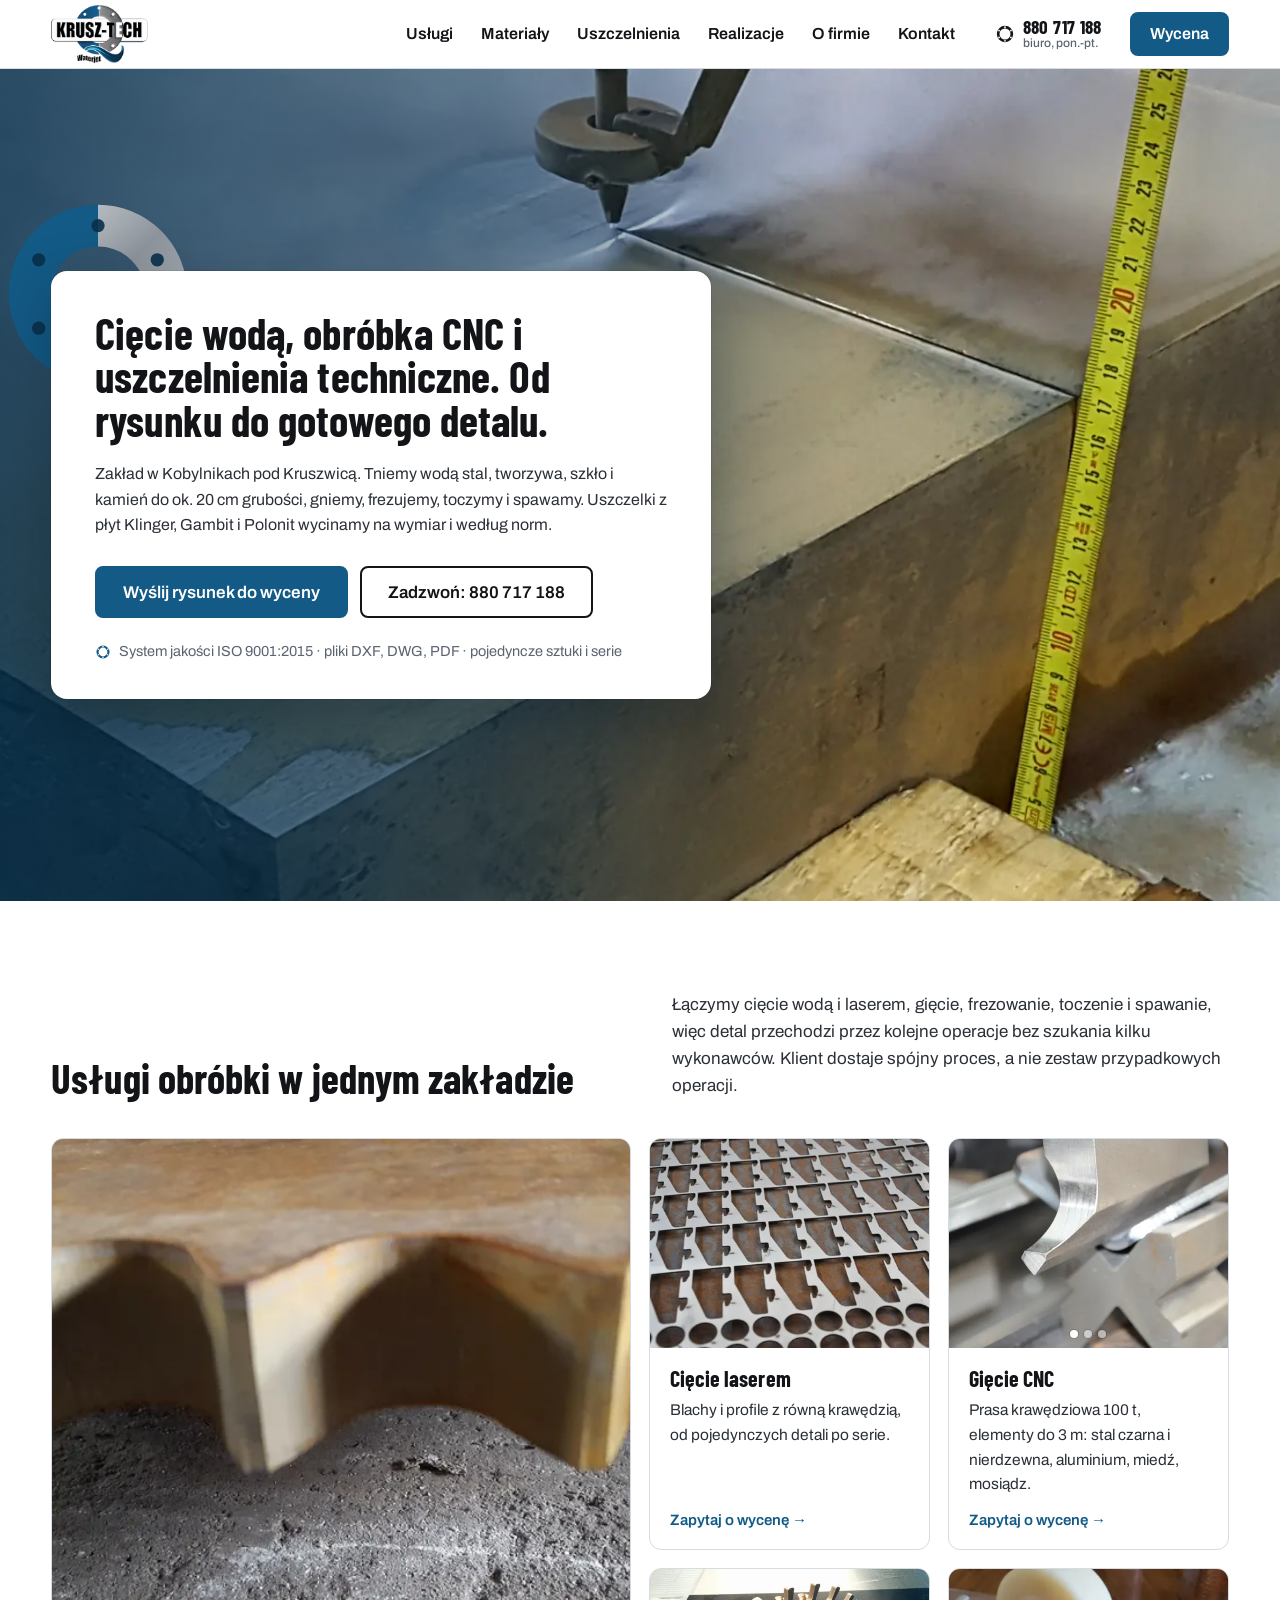
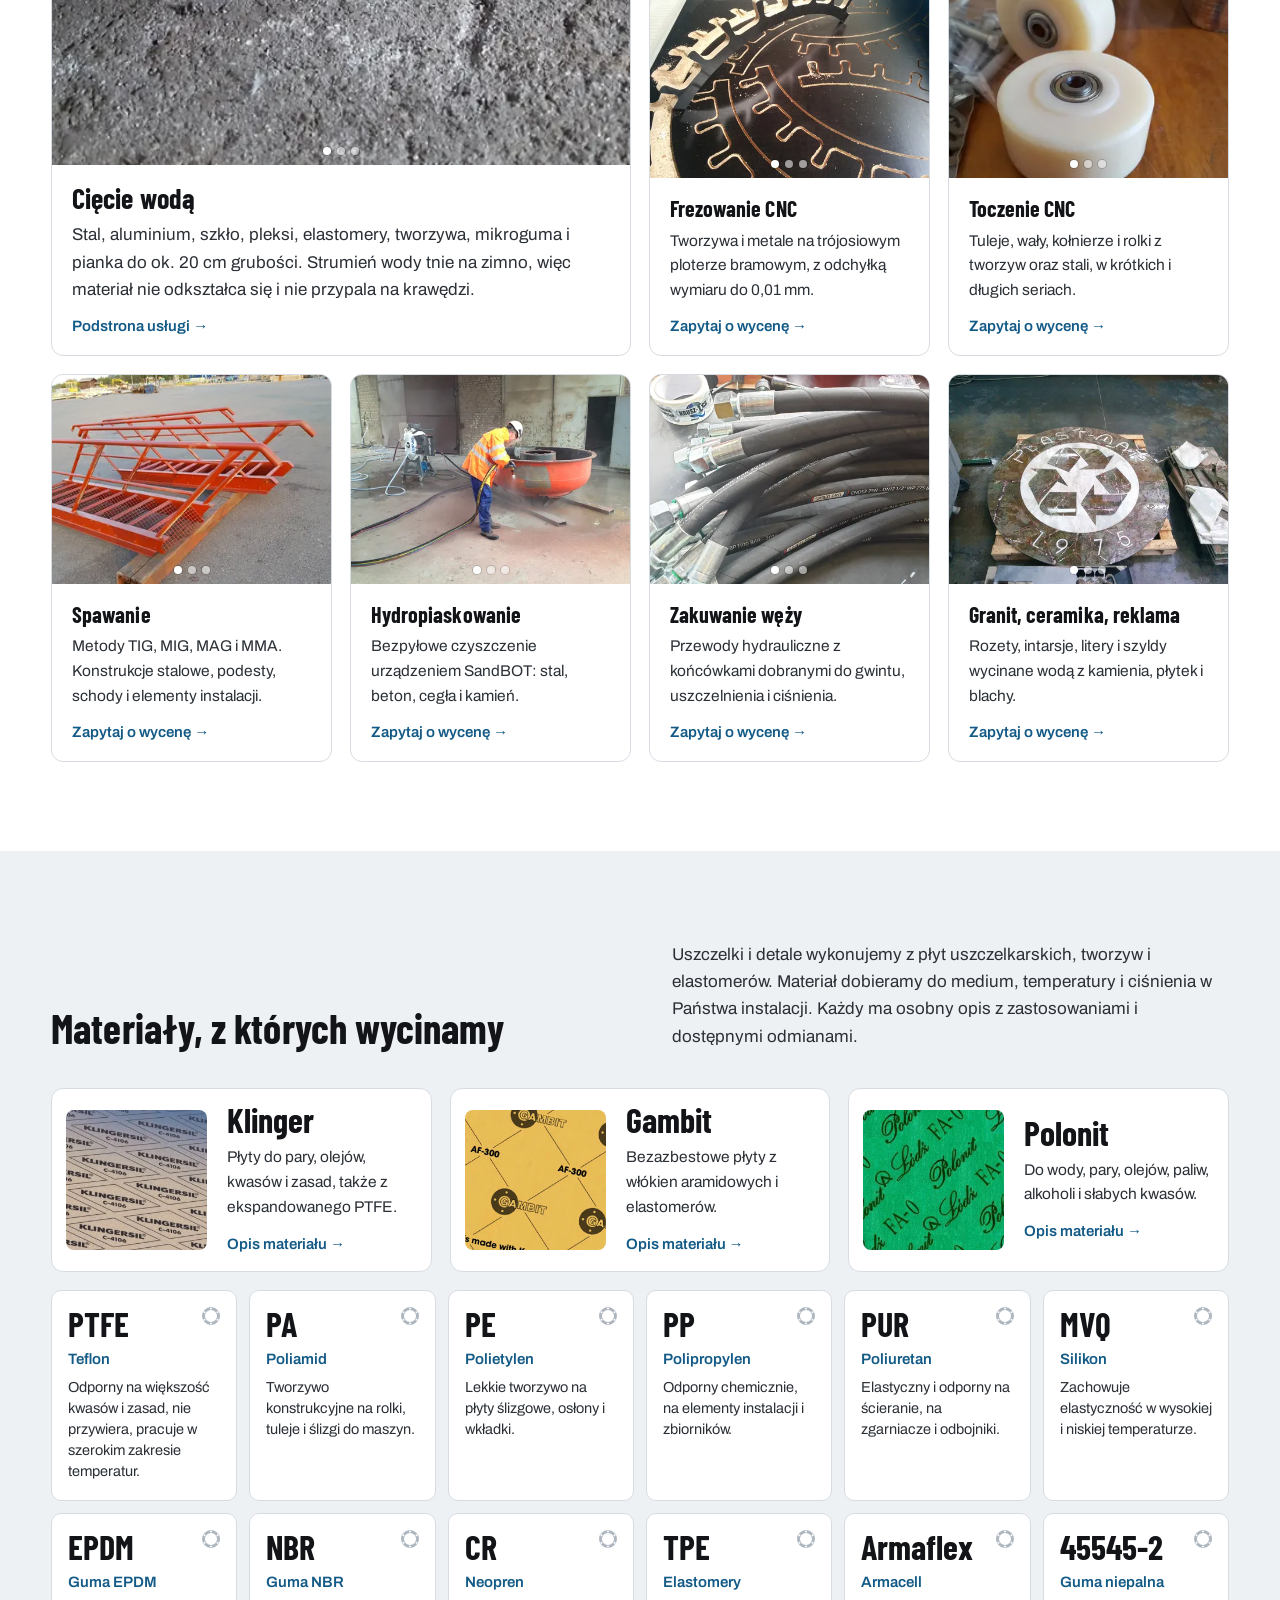
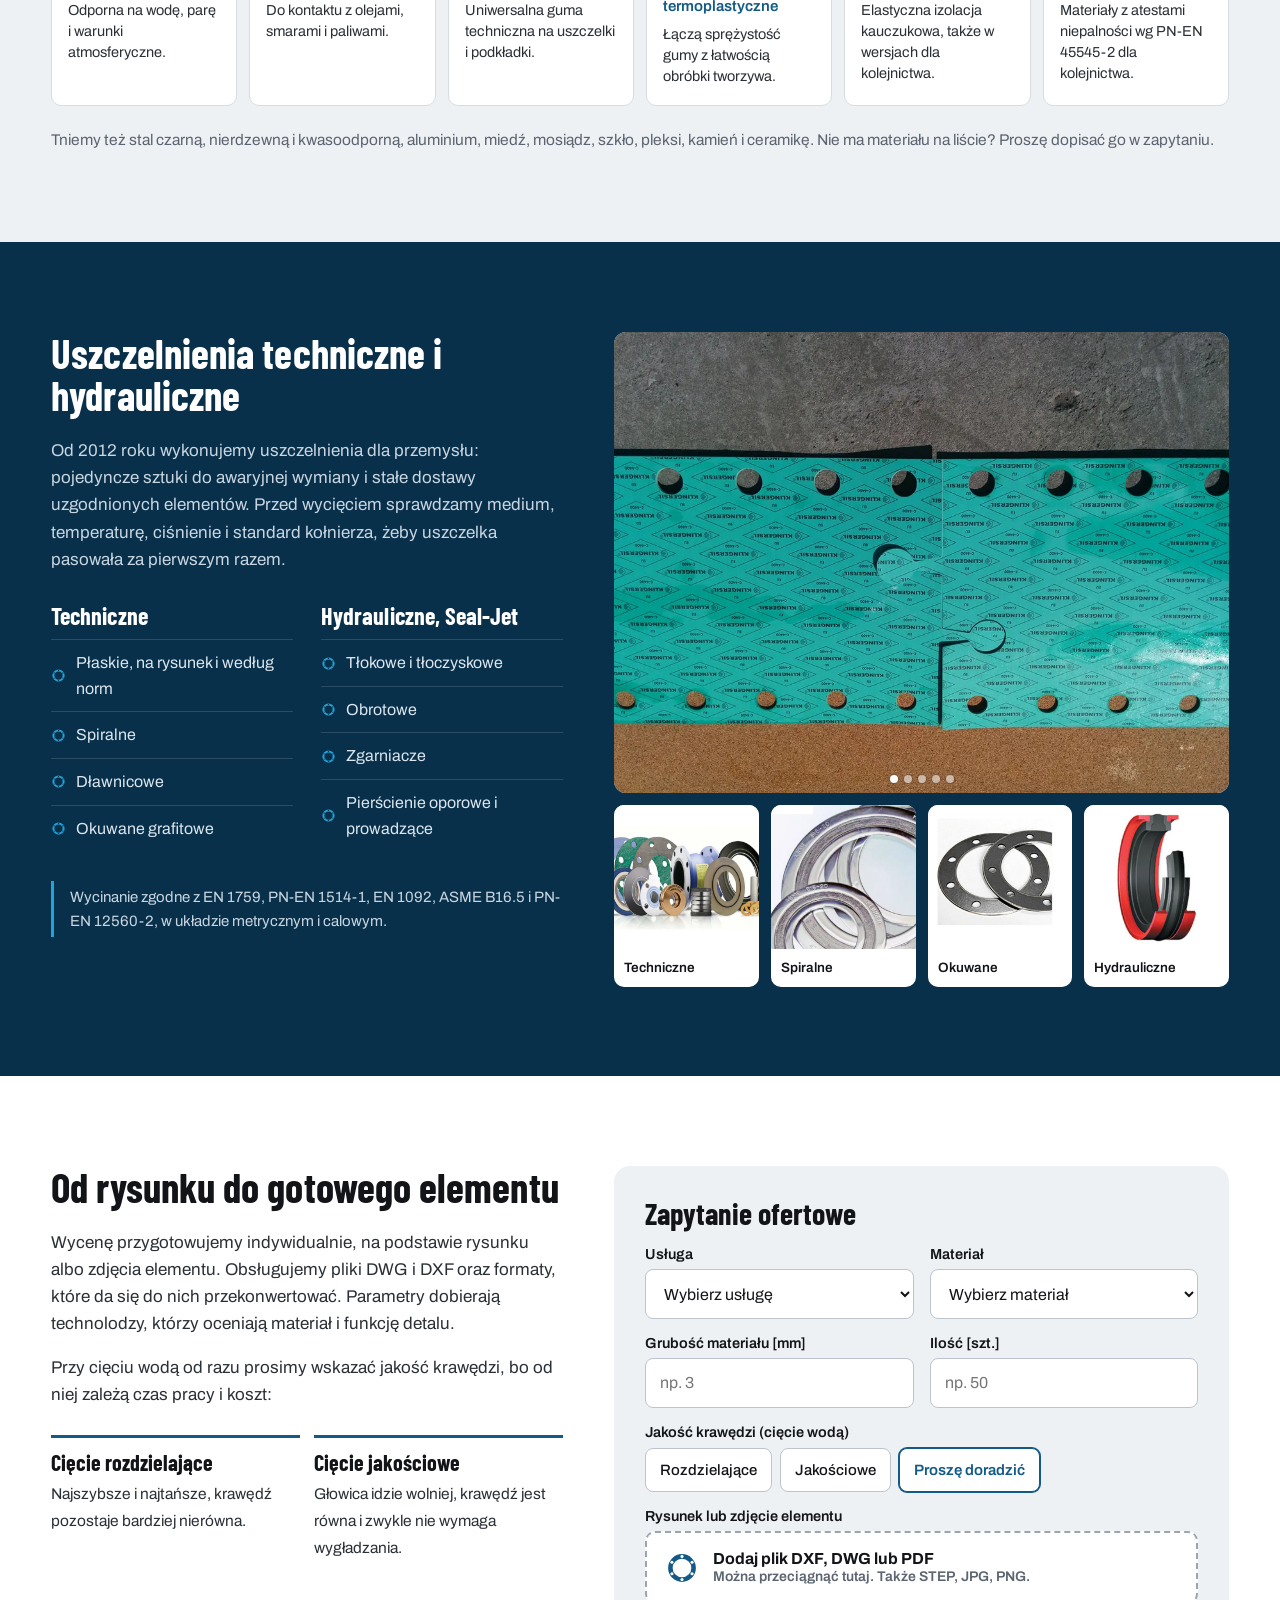
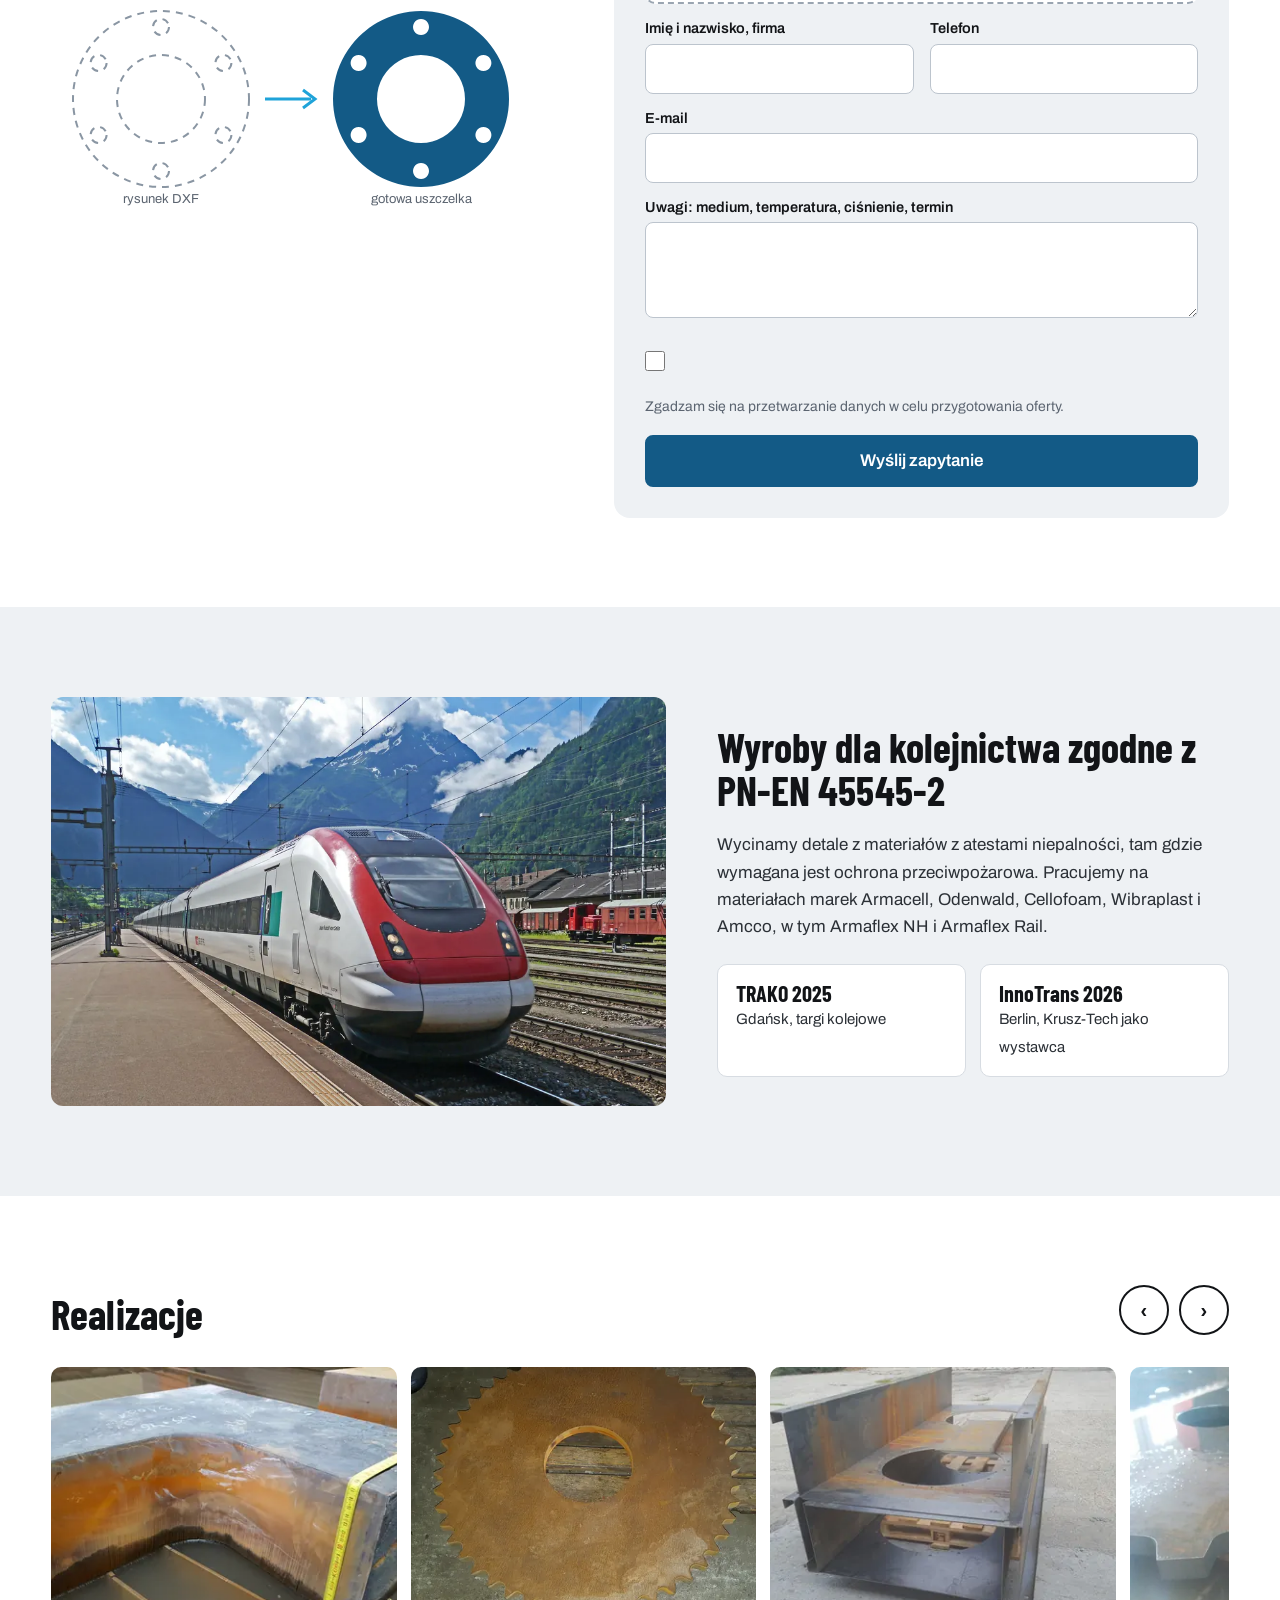
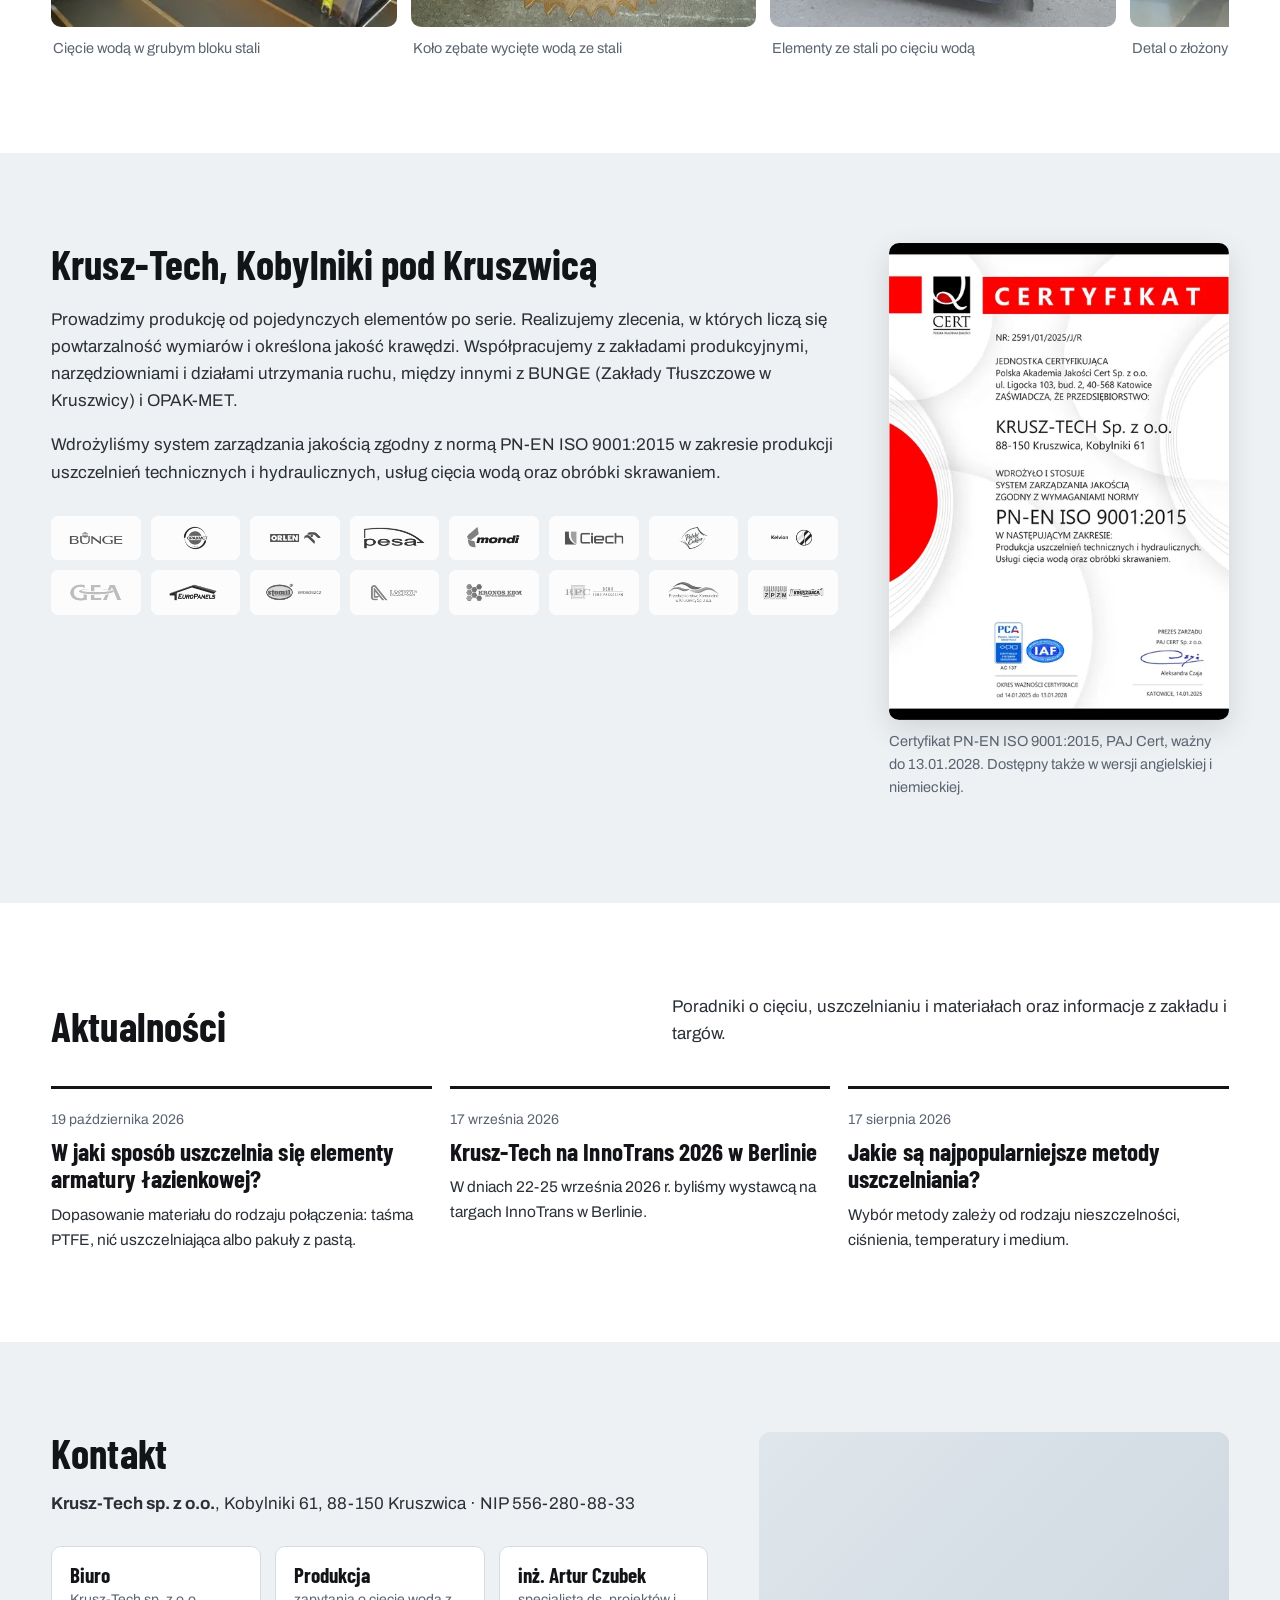
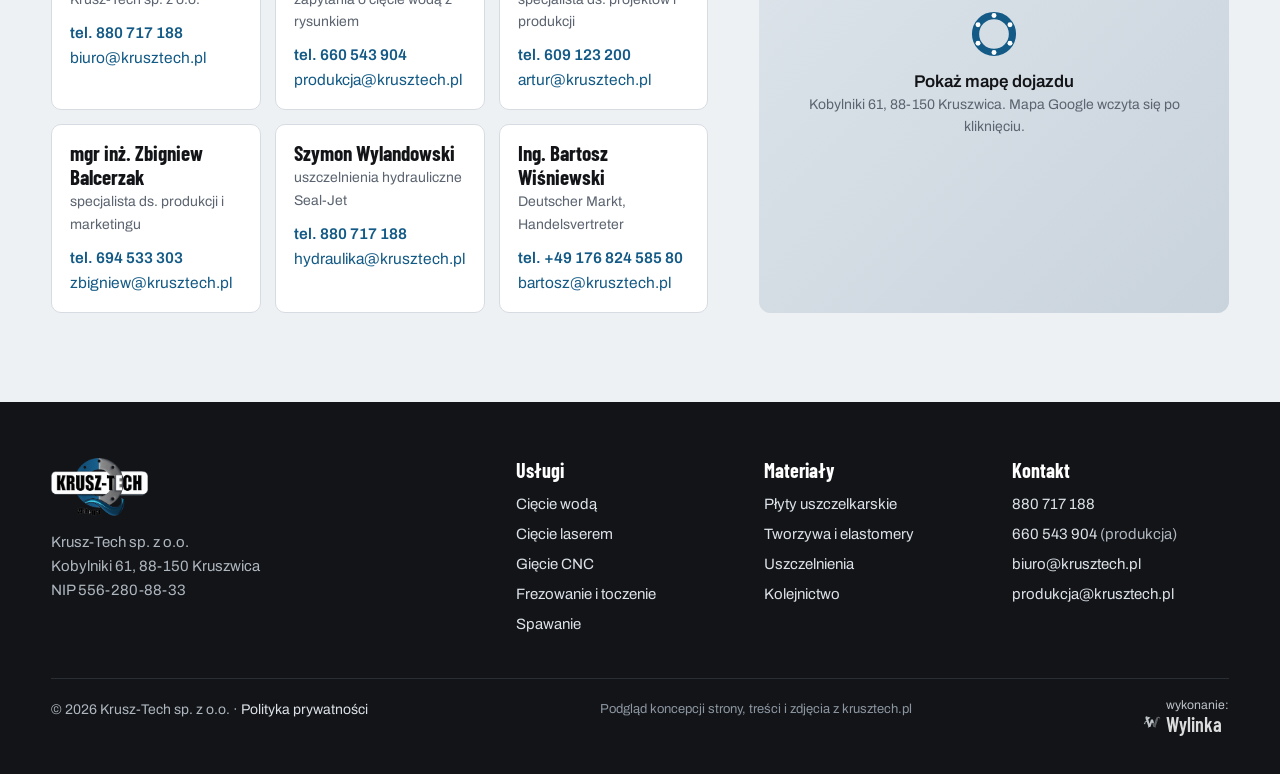
<file: index.html>
<!doctype html>
<html lang="pl"><head><meta charset="utf-8"><meta name="viewport" content="width=device-width,initial-scale=1">
<title>Cięcie wodą, obróbka CNC i uszczelnienia techniczne - Krusz-Tech Kruszwica</title>
<meta name="description" content="Krusz-Tech z Kobylnik pod Kruszwicą: cięcie wodą do 20 cm grubości, laser, gięcie i frezowanie CNC, toczenie, spawanie oraz uszczelnienia z płyt Klinger, Gambit i Polonit. Wycena na podstawie rysunku DXF, DWG lub PDF.">
<meta name="robots" content="noindex,nofollow">
<meta name="theme-color" content="#08304A">
<link rel="icon" href="img/logo.png">
<link rel="preload" href="fonts/barlow-condensed-latin-700.woff2" as="font" type="font/woff2" crossorigin>
<link rel="preload" href="fonts/archivo-rdzen.woff2" as="font" type="font/woff2" crossorigin>
<link rel="preload" as="image" href="img/hero-m-900.webp" imagesrcset="img/hero-m-640.webp 640w, img/hero-m-900.webp 900w, img/hero-m-1100.webp 1100w" imagesizes="100vw" media="(max-width:719px)">
<link rel="preload" as="image" href="img/hero-2000.webp" imagesrcset="img/hero-1024.webp 1024w, img/hero-1600.webp 1600w, img/hero-2000.webp 2000w, img/hero-2560.webp 2560w" imagesizes="100vw" media="(min-width:720px)">
<link rel="stylesheet" href="s.css">
<style>.wylinka-badge{display:inline-flex;align-items:center;gap:.4em;color:inherit;text-decoration:none;font-size:.875em;line-height:1;opacity:.85}
.wylinka-badge:hover,.wylinka-badge:focus-visible{opacity:1}
.wylinka-badge:focus-visible{outline:2px solid currentColor;outline-offset:3px;border-radius:2px}
.wylinka-badge svg{width:18px;height:18px;flex:none;overflow:visible}
.wylinka-badge b{font-weight:600}
.wylinka-badge .wy-old{opacity:.45;transform-origin:40px 30px;transition:transform .32s cubic-bezier(.3,.7,.4,1),opacity .32s ease-out}
.wylinka-badge .wy-pod{opacity:0;transition:opacity .2s ease-out .08s}
.wylinka-badge:hover .wy-old,.wylinka-badge:focus-visible .wy-old{transform:translate(9px,7px) rotate(9deg);opacity:0}
.wylinka-badge:hover .wy-pod,.wylinka-badge:focus-visible .wy-pod{opacity:1}
@media (prefers-reduced-motion:reduce){.wylinka-badge .wy-old,.wylinka-badge .wy-pod{transition:none}.wylinka-badge:hover .wy-old,.wylinka-badge:focus-visible .wy-old{transform:none;opacity:.45}.wylinka-badge:hover .wy-pod,.wylinka-badge:focus-visible .wy-pod{opacity:0}}
</style>
</head><body>
<header class="top"><div class="wrap">
<a class="logo" href="index.html" aria-label="Krusz-Tech - strona główna"><img src="img/logo.png" width="270" height="161" alt="Krusz-Tech Waterjet"></a>
<nav class="nav" id="nav" aria-label="Menu główne"><a href="#uslugi">Usługi</a><a href="#materialy">Materiały</a><a href="#uszczelnienia">Uszczelnienia</a><a href="#realizacje">Realizacje</a><a href="#o-firmie">O firmie</a><a href="#kontakt">Kontakt</a></nav>
<a class="tel" href="tel:+48880717188"><svg class="ring-i" viewBox="0 0 24 24" aria-hidden="true"><circle cx="12" cy="12" r="8.2" fill="none" stroke="currentColor" stroke-width="3.2"/><g fill="#fff"><circle cx="12" cy="3.8" r="1.1"/><circle cx="19.1" cy="7.9" r="1.1"/><circle cx="19.1" cy="16.1" r="1.1"/><circle cx="12" cy="20.2" r="1.1"/><circle cx="4.9" cy="16.1" r="1.1"/><circle cx="4.9" cy="7.9" r="1.1"/></g></svg><span>880 717 188<small>biuro, pon.-pt.</small></span></a>
<a class="btn" href="#wycena">Wycena</a>
<button class="burger" aria-label="Menu" aria-expanded="false" aria-controls="nav"><span></span><span></span><span></span></button>
</div></header>
<main>
<section class="hero" id="start">
<picture><source media="(max-width:719px)" srcset="img/hero-m-640.webp 640w, img/hero-m-900.webp 900w, img/hero-m-1100.webp 1100w" sizes="100vw"><img src="img/hero-2000.webp" srcset="img/hero-1024.webp 1024w, img/hero-1600.webp 1600w, img/hero-2000.webp 2000w, img/hero-2560.webp 2560w" sizes="100vw" width="2560" height="1440" alt="Głowica waterjet tnąca blok stali o grubości ponad 20 cm w zakładzie Krusz-Tech" fetchpriority="high"></picture>
<div class="wrap"><div class="plate"><svg class="ring-big" viewBox="0 0 200 200" aria-hidden="true"><defs><linearGradient id="st" x1="0" y1="0" x2="1" y2="1"><stop offset="0" stop-color="#c9ced3"/><stop offset=".5" stop-color="#8d949b"/><stop offset="1" stop-color="#b4bac0"/></linearGradient><clipPath id="lh"><rect x="0" y="0" width="100" height="200"/></clipPath><clipPath id="rh"><rect x="100" y="0" width="100" height="200"/></clipPath></defs><circle cx="100" cy="100" r="72" fill="none" stroke="#135A86" stroke-width="44" clip-path="url(#lh)"/><circle cx="100" cy="100" r="72" fill="none" stroke="url(#st)" stroke-width="44" clip-path="url(#rh)"/><g fill="#08304A" opacity=".9"><circle cx="100" cy="28" r="7"/><circle cx="162.4" cy="64" r="7"/><circle cx="162.4" cy="136" r="7"/><circle cx="100" cy="172" r="7"/><circle cx="37.6" cy="136" r="7"/><circle cx="37.6" cy="64" r="7"/></g></svg>
<h1>Cięcie wodą, obróbka CNC i uszczelnienia techniczne. Od rysunku do gotowego detalu.</h1>
<p class="lead">Zakład w Kobylnikach pod Kruszwicą. Tniemy wodą stal, tworzywa, szkło i kamień do ok. 20 cm grubości, gniemy, frezujemy, toczymy i spawamy. Uszczelki z płyt Klinger, Gambit i Polonit wycinamy na wymiar i według norm.</p>
<div class="cta"><a class="btn" href="#wycena">Wyślij rysunek do wyceny</a><a class="btn out" href="tel:+48880717188">Zadzwoń: 880 717 188</a></div>
<p class="fact"><svg class="ring-i" viewBox="0 0 24 24" aria-hidden="true"><circle cx="12" cy="12" r="8.2" fill="none" stroke="currentColor" stroke-width="3.2"/><g fill="#fff"><circle cx="12" cy="3.8" r="1.1"/><circle cx="19.1" cy="7.9" r="1.1"/><circle cx="19.1" cy="16.1" r="1.1"/><circle cx="12" cy="20.2" r="1.1"/><circle cx="4.9" cy="16.1" r="1.1"/><circle cx="4.9" cy="7.9" r="1.1"/></g></svg>System jakości ISO 9001:2015 &middot; pliki DXF, DWG, PDF &middot; pojedyncze sztuki i serie</p>
</div></div>
</section>

<section class="sec" id="uslugi"><div class="wrap">
<div class="head"><h2>Usługi obróbki w jednym zakładzie</h2><p>Łączymy cięcie wodą i laserem, gięcie, frezowanie, toczenie i spawanie, więc detal przechodzi przez kolejne operacje bez szukania kilku wykonawców. Klient dostaje spójny proces, a nie zestaw przypadkowych operacji.</p></div>
<div class="svc">
<article class="card big"><div class="car" data-car><div class="tr"><div><img src="img/woda1-960.webp" srcset="img/woda1-480.webp 480w, img/woda1-960.webp 960w, img/woda1-1600.webp 1600w" sizes="(max-width:719px) 125vw, (max-width:1279px) 84vw, 62vw" width="480" height="270" alt="Cięcie wodą - realizacja Krusz-Tech (1/3)" loading="lazy" decoding="async"></div><div><img src="img/woda2-960.webp" srcset="img/woda2-480.webp 480w, img/woda2-960.webp 960w, img/woda2-1600.webp 1600w" sizes="(max-width:719px) 125vw, (max-width:1279px) 84vw, 62vw" width="480" height="270" alt="Cięcie wodą - realizacja Krusz-Tech (2/3)" loading="lazy" decoding="async"></div><div><img src="img/woda3-960.webp" srcset="img/woda3-480.webp 480w, img/woda3-960.webp 960w, img/woda3-1600.webp 1600w" sizes="(max-width:719px) 125vw, (max-width:1279px) 84vw, 62vw" width="480" height="270" alt="Cięcie wodą - realizacja Krusz-Tech (3/3)" loading="lazy" decoding="async"></div></div><button class="ar l" aria-label="Poprzednie zdjęcie">&#8249;</button><button class="ar r" aria-label="Następne zdjęcie">&#8250;</button><div class="dots"><i></i><i></i><i></i></div></div><div class="body"><h3><a href="ciecie-woda.html">Cięcie wodą</a></h3><p>Stal, aluminium, szkło, pleksi, elastomery, tworzywa, mikroguma i pianka do ok. 20 cm grubości. Strumień wody tnie na zimno, więc materiał nie odkształca się i nie przypala na krawędzi.</p><a class="more" href="ciecie-woda.html">Podstrona usługi &rarr;</a></div></article>
<article class="card"><div class="car"><div class="tr"><div><img src="img/laser1-960.webp" srcset="img/laser1-480.webp 480w, img/laser1-960.webp 960w, img/laser1-1600.webp 1600w" sizes="(max-width:719px) 64vw, (max-width:1279px) 44vw, 32vw" width="480" height="319" alt="Cięcie laserem - realizacja Krusz-Tech" loading="lazy" decoding="async"></div></div></div><div class="body"><h3>Cięcie laserem</h3><p>Blachy i profile z równą krawędzią, od pojedynczych detali po serie.</p><a class="more" href="#wycena" data-usluga="Cięcie laserem">Zapytaj o wycenę &rarr;</a></div></article>
<article class="card"><div class="car" data-car><div class="tr"><div><img src="img/giecie1-960.webp" srcset="img/giecie1-480.webp 480w, img/giecie1-960.webp 960w, img/giecie1-1600.webp 1600w" sizes="(max-width:719px) 64vw, (max-width:1279px) 44vw, 32vw" width="480" height="319" alt="Gięcie CNC - realizacja Krusz-Tech (1/3)" loading="lazy" decoding="async"></div><div><img src="img/giecie2-960.webp" srcset="img/giecie2-480.webp 480w, img/giecie2-960.webp 960w, img/giecie2-1600.webp 1600w" sizes="(max-width:719px) 64vw, (max-width:1279px) 44vw, 32vw" width="480" height="319" alt="Gięcie CNC - realizacja Krusz-Tech (2/3)" loading="lazy" decoding="async"></div><div><img src="img/giecie3-960.webp" srcset="img/giecie3-480.webp 480w, img/giecie3-960.webp 960w, img/giecie3-1600.webp 1600w" sizes="(max-width:719px) 64vw, (max-width:1279px) 44vw, 32vw" width="480" height="319" alt="Gięcie CNC - realizacja Krusz-Tech (3/3)" loading="lazy" decoding="async"></div></div><button class="ar l" aria-label="Poprzednie zdjęcie">&#8249;</button><button class="ar r" aria-label="Następne zdjęcie">&#8250;</button><div class="dots"><i></i><i></i><i></i></div></div><div class="body"><h3>Gięcie CNC</h3><p>Prasa krawędziowa 100 t, elementy do 3 m: stal czarna i nierdzewna, aluminium, miedź, mosiądz.</p><a class="more" href="#wycena" data-usluga="Gięcie CNC">Zapytaj o wycenę &rarr;</a></div></article>
<article class="card"><div class="car" data-car><div class="tr"><div><img src="img/frez1-960.webp" srcset="img/frez1-480.webp 480w, img/frez1-960.webp 960w, img/frez1-1600.webp 1600w" sizes="(max-width:719px) 64vw, (max-width:1279px) 44vw, 32vw" width="480" height="360" alt="Frezowanie CNC - realizacja Krusz-Tech (1/3)" loading="lazy" decoding="async"></div><div><img src="img/frez3-960.webp" srcset="img/frez3-480.webp 480w, img/frez3-960.webp 960w, img/frez3-1600.webp 1600w" sizes="(max-width:719px) 64vw, (max-width:1279px) 44vw, 32vw" width="480" height="360" alt="Frezowanie CNC - realizacja Krusz-Tech (2/3)" loading="lazy" decoding="async"></div><div><img src="img/frez2-960.webp" srcset="img/frez2-480.webp 480w, img/frez2-960.webp 960w, img/frez2-1600.webp 1600w" sizes="(max-width:719px) 64vw, (max-width:1279px) 44vw, 32vw" width="480" height="640" alt="Frezowanie CNC - realizacja Krusz-Tech (3/3)" loading="lazy" decoding="async"></div></div><button class="ar l" aria-label="Poprzednie zdjęcie">&#8249;</button><button class="ar r" aria-label="Następne zdjęcie">&#8250;</button><div class="dots"><i></i><i></i><i></i></div></div><div class="body"><h3>Frezowanie CNC</h3><p>Tworzywa i metale na trójosiowym ploterze bramowym, z odchyłką wymiaru do 0,01 mm.</p><a class="more" href="#wycena" data-usluga="Frezowanie CNC">Zapytaj o wycenę &rarr;</a></div></article>
<article class="card"><div class="car" data-car><div class="tr"><div><img src="img/tocz1-960.webp" srcset="img/tocz1-480.webp 480w, img/tocz1-960.webp 960w, img/tocz1-1600.webp 1600w" sizes="(max-width:719px) 64vw, (max-width:1279px) 44vw, 32vw" width="480" height="270" alt="Toczenie CNC - realizacja Krusz-Tech (1/3)" loading="lazy" decoding="async"></div><div><img src="img/tocz2-960.webp" srcset="img/tocz2-480.webp 480w, img/tocz2-960.webp 960w" sizes="(max-width:719px) 64vw, (max-width:1279px) 44vw, 32vw" width="480" height="360" alt="Toczenie CNC - realizacja Krusz-Tech (2/3)" loading="lazy" decoding="async"></div><div><img src="img/tocz3-960.webp" srcset="img/tocz3-480.webp 480w, img/tocz3-960.webp 960w, img/tocz3-1600.webp 1600w" sizes="(max-width:719px) 64vw, (max-width:1279px) 44vw, 32vw" width="480" height="270" alt="Toczenie CNC - realizacja Krusz-Tech (3/3)" loading="lazy" decoding="async"></div></div><button class="ar l" aria-label="Poprzednie zdjęcie">&#8249;</button><button class="ar r" aria-label="Następne zdjęcie">&#8250;</button><div class="dots"><i></i><i></i><i></i></div></div><div class="body"><h3>Toczenie CNC</h3><p>Tuleje, wały, kołnierze i rolki z tworzyw oraz stali, w krótkich i długich seriach.</p><a class="more" href="#wycena" data-usluga="Toczenie CNC">Zapytaj o wycenę &rarr;</a></div></article>
<article class="card"><div class="car" data-car><div class="tr"><div><img src="img/spaw1-960.webp" srcset="img/spaw1-480.webp 480w, img/spaw1-960.webp 960w, img/spaw1-1600.webp 1600w" sizes="(max-width:719px) 64vw, (max-width:1279px) 44vw, 32vw" width="480" height="270" alt="Spawanie - realizacja Krusz-Tech (1/3)" loading="lazy" decoding="async"></div><div><img src="img/spaw2-960.webp" srcset="img/spaw2-480.webp 480w, img/spaw2-960.webp 960w, img/spaw2-1600.webp 1600w" sizes="(max-width:719px) 64vw, (max-width:1279px) 44vw, 32vw" width="480" height="270" alt="Spawanie - realizacja Krusz-Tech (2/3)" loading="lazy" decoding="async"></div><div><img src="img/spaw3-960.webp" srcset="img/spaw3-480.webp 480w, img/spaw3-960.webp 960w, img/spaw3-1600.webp 1600w" sizes="(max-width:719px) 64vw, (max-width:1279px) 44vw, 32vw" width="480" height="270" alt="Spawanie - realizacja Krusz-Tech (3/3)" loading="lazy" decoding="async"></div></div><button class="ar l" aria-label="Poprzednie zdjęcie">&#8249;</button><button class="ar r" aria-label="Następne zdjęcie">&#8250;</button><div class="dots"><i></i><i></i><i></i></div></div><div class="body"><h3>Spawanie</h3><p>Metody TIG, MIG, MAG i MMA. Konstrukcje stalowe, podesty, schody i elementy instalacji.</p><a class="more" href="#wycena" data-usluga="Spawanie">Zapytaj o wycenę &rarr;</a></div></article>
<article class="card"><div class="car" data-car><div class="tr"><div><img src="img/hydro1-960.webp" srcset="img/hydro1-480.webp 480w, img/hydro1-960.webp 960w, img/hydro1-1600.webp 1600w" sizes="(max-width:719px) 64vw, (max-width:1279px) 44vw, 32vw" width="480" height="360" alt="Hydropiaskowanie - realizacja Krusz-Tech (1/3)" loading="lazy" decoding="async"></div><div><img src="img/hydro2-960.webp" srcset="img/hydro2-480.webp 480w, img/hydro2-960.webp 960w, img/hydro2-1600.webp 1600w" sizes="(max-width:719px) 64vw, (max-width:1279px) 44vw, 32vw" width="480" height="360" alt="Hydropiaskowanie - realizacja Krusz-Tech (2/3)" loading="lazy" decoding="async"></div><div><img src="img/hydro3-960.webp" srcset="img/hydro3-480.webp 480w, img/hydro3-960.webp 960w, img/hydro3-1600.webp 1600w" sizes="(max-width:719px) 64vw, (max-width:1279px) 44vw, 32vw" width="480" height="360" alt="Hydropiaskowanie - realizacja Krusz-Tech (3/3)" loading="lazy" decoding="async"></div></div><button class="ar l" aria-label="Poprzednie zdjęcie">&#8249;</button><button class="ar r" aria-label="Następne zdjęcie">&#8250;</button><div class="dots"><i></i><i></i><i></i></div></div><div class="body"><h3>Hydropiaskowanie</h3><p>Bezpyłowe czyszczenie urządzeniem SandBOT: stal, beton, cegła i kamień.</p><a class="more" href="#wycena" data-usluga="Hydropiaskowanie">Zapytaj o wycenę &rarr;</a></div></article>
<article class="card"><div class="car" data-car><div class="tr"><div><img src="img/weze1-960.webp" srcset="img/weze1-480.webp 480w, img/weze1-960.webp 960w, img/weze1-1600.webp 1600w" sizes="(max-width:719px) 64vw, (max-width:1279px) 44vw, 32vw" width="480" height="360" alt="Zakuwanie węży - realizacja Krusz-Tech (1/3)" loading="lazy" decoding="async"></div><div><img src="img/weze2-960.webp" srcset="img/weze2-480.webp 480w, img/weze2-960.webp 960w, img/weze2-1600.webp 1600w" sizes="(max-width:719px) 64vw, (max-width:1279px) 44vw, 32vw" width="480" height="360" alt="Zakuwanie węży - realizacja Krusz-Tech (2/3)" loading="lazy" decoding="async"></div><div><img src="img/weze3-960.webp" srcset="img/weze3-480.webp 480w, img/weze3-960.webp 960w, img/weze3-1600.webp 1600w" sizes="(max-width:719px) 64vw, (max-width:1279px) 44vw, 32vw" width="480" height="360" alt="Zakuwanie węży - realizacja Krusz-Tech (3/3)" loading="lazy" decoding="async"></div></div><button class="ar l" aria-label="Poprzednie zdjęcie">&#8249;</button><button class="ar r" aria-label="Następne zdjęcie">&#8250;</button><div class="dots"><i></i><i></i><i></i></div></div><div class="body"><h3>Zakuwanie węży</h3><p>Przewody hydrauliczne z końcówkami dobranymi do gwintu, uszczelnienia i ciśnienia.</p><a class="more" href="#wycena" data-usluga="Zakuwanie węży">Zapytaj o wycenę &rarr;</a></div></article>
<article class="card"><div class="car" data-car><div class="tr"><div><img src="img/granit1-960.webp" srcset="img/granit1-480.webp 480w, img/granit1-960.webp 960w" sizes="(max-width:719px) 64vw, (max-width:1279px) 44vw, 32vw" width="480" height="360" alt="Granit, ceramika, reklama - realizacja Krusz-Tech (1/3)" loading="lazy" decoding="async"></div><div><img src="img/granit2-960.webp" srcset="img/granit2-480.webp 480w, img/granit2-960.webp 960w" sizes="(max-width:719px) 64vw, (max-width:1279px) 44vw, 32vw" width="480" height="360" alt="Granit, ceramika, reklama - realizacja Krusz-Tech (2/3)" loading="lazy" decoding="async"></div><div><img src="img/granit3-960.webp" srcset="img/granit3-480.webp 480w, img/granit3-960.webp 960w" sizes="(max-width:719px) 64vw, (max-width:1279px) 44vw, 32vw" width="480" height="360" alt="Granit, ceramika, reklama - realizacja Krusz-Tech (3/3)" loading="lazy" decoding="async"></div></div><button class="ar l" aria-label="Poprzednie zdjęcie">&#8249;</button><button class="ar r" aria-label="Następne zdjęcie">&#8250;</button><div class="dots"><i></i><i></i><i></i></div></div><div class="body"><h3>Granit, ceramika, reklama</h3><p>Rozety, intarsje, litery i szyldy wycinane wodą z kamienia, płytek i blachy.</p><a class="more" href="#wycena" data-usluga="Granit, ceramika, reklama">Zapytaj o wycenę &rarr;</a></div></article>
</div></div></section>
<section class="sec grey" id="materialy"><div class="wrap">
<div class="head"><h2>Materiały, z których wycinamy</h2><p>Uszczelki i detale wykonujemy z płyt uszczelkarskich, tworzyw i elastomerów. Materiał dobieramy do medium, temperatury i ciśnienia w Państwa instalacji. Każdy ma osobny opis z zastosowaniami i dostępnymi odmianami.</p></div>
<div class="plates3">
<a class="mplate" href="plyty-uszczelkarskie.html#klinger"><img src="img/mat-klinger.webp" width="496" height="497" alt="Płyta uszczelkarska Klingersil C-4106" loading="lazy"><div><b>Klinger</b><span>Płyty do pary, olejów, kwasów i zasad, także z ekspandowanego PTFE.</span><em>Opis materiału &rarr;</em></div></a>
<a class="mplate" href="plyty-uszczelkarskie.html#gambit"><img src="img/mat-gambit.webp" width="496" height="496" alt="Płyta uszczelkarska Gambit AF-300" loading="lazy"><div><b>Gambit</b><span>Bezazbestowe płyty z włókien aramidowych i elastomerów.</span><em>Opis materiału &rarr;</em></div></a>
<a class="mplate" href="plyty-uszczelkarskie.html#polonit"><img src="img/mat-polonit.webp" width="496" height="497" alt="Płyta uszczelkarska Polonit" loading="lazy"><div><b>Polonit</b><span>Do wody, pary, olejów, paliw, alkoholi i słabych kwasów.</span><em>Opis materiału &rarr;</em></div></a>
</div>
<div class="mats">
<a class="mat" href="#wycena" data-material="PTFE - Teflon"><svg class="ring-i" viewBox="0 0 24 24" aria-hidden="true"><circle cx="12" cy="12" r="8.2" fill="none" stroke="currentColor" stroke-width="3.2"/><g fill="#fff"><circle cx="12" cy="3.8" r="1.1"/><circle cx="19.1" cy="7.9" r="1.1"/><circle cx="19.1" cy="16.1" r="1.1"/><circle cx="12" cy="20.2" r="1.1"/><circle cx="4.9" cy="16.1" r="1.1"/><circle cx="4.9" cy="7.9" r="1.1"/></g></svg><b>PTFE</b><em>Teflon</em><span>Odporny na większość kwasów i zasad, nie przywiera, pracuje w szerokim zakresie temperatur.</span></a>
<a class="mat" href="#wycena" data-material="PA - Poliamid"><svg class="ring-i" viewBox="0 0 24 24" aria-hidden="true"><circle cx="12" cy="12" r="8.2" fill="none" stroke="currentColor" stroke-width="3.2"/><g fill="#fff"><circle cx="12" cy="3.8" r="1.1"/><circle cx="19.1" cy="7.9" r="1.1"/><circle cx="19.1" cy="16.1" r="1.1"/><circle cx="12" cy="20.2" r="1.1"/><circle cx="4.9" cy="16.1" r="1.1"/><circle cx="4.9" cy="7.9" r="1.1"/></g></svg><b>PA</b><em>Poliamid</em><span>Tworzywo konstrukcyjne na rolki, tuleje i ślizgi do maszyn.</span></a>
<a class="mat" href="#wycena" data-material="PE - Polietylen"><svg class="ring-i" viewBox="0 0 24 24" aria-hidden="true"><circle cx="12" cy="12" r="8.2" fill="none" stroke="currentColor" stroke-width="3.2"/><g fill="#fff"><circle cx="12" cy="3.8" r="1.1"/><circle cx="19.1" cy="7.9" r="1.1"/><circle cx="19.1" cy="16.1" r="1.1"/><circle cx="12" cy="20.2" r="1.1"/><circle cx="4.9" cy="16.1" r="1.1"/><circle cx="4.9" cy="7.9" r="1.1"/></g></svg><b>PE</b><em>Polietylen</em><span>Lekkie tworzywo na płyty ślizgowe, osłony i wkładki.</span></a>
<a class="mat" href="#wycena" data-material="PP - Polipropylen"><svg class="ring-i" viewBox="0 0 24 24" aria-hidden="true"><circle cx="12" cy="12" r="8.2" fill="none" stroke="currentColor" stroke-width="3.2"/><g fill="#fff"><circle cx="12" cy="3.8" r="1.1"/><circle cx="19.1" cy="7.9" r="1.1"/><circle cx="19.1" cy="16.1" r="1.1"/><circle cx="12" cy="20.2" r="1.1"/><circle cx="4.9" cy="16.1" r="1.1"/><circle cx="4.9" cy="7.9" r="1.1"/></g></svg><b>PP</b><em>Polipropylen</em><span>Odporny chemicznie, na elementy instalacji i zbiorników.</span></a>
<a class="mat" href="#wycena" data-material="PUR - Poliuretan"><svg class="ring-i" viewBox="0 0 24 24" aria-hidden="true"><circle cx="12" cy="12" r="8.2" fill="none" stroke="currentColor" stroke-width="3.2"/><g fill="#fff"><circle cx="12" cy="3.8" r="1.1"/><circle cx="19.1" cy="7.9" r="1.1"/><circle cx="19.1" cy="16.1" r="1.1"/><circle cx="12" cy="20.2" r="1.1"/><circle cx="4.9" cy="16.1" r="1.1"/><circle cx="4.9" cy="7.9" r="1.1"/></g></svg><b>PUR</b><em>Poliuretan</em><span>Elastyczny i odporny na ścieranie, na zgarniacze i odbojniki.</span></a>
<a class="mat" href="#wycena" data-material="MVQ - Silikon"><svg class="ring-i" viewBox="0 0 24 24" aria-hidden="true"><circle cx="12" cy="12" r="8.2" fill="none" stroke="currentColor" stroke-width="3.2"/><g fill="#fff"><circle cx="12" cy="3.8" r="1.1"/><circle cx="19.1" cy="7.9" r="1.1"/><circle cx="19.1" cy="16.1" r="1.1"/><circle cx="12" cy="20.2" r="1.1"/><circle cx="4.9" cy="16.1" r="1.1"/><circle cx="4.9" cy="7.9" r="1.1"/></g></svg><b>MVQ</b><em>Silikon</em><span>Zachowuje elastyczność w wysokiej i niskiej temperaturze.</span></a>
<a class="mat" href="#wycena" data-material="EPDM - Guma EPDM"><svg class="ring-i" viewBox="0 0 24 24" aria-hidden="true"><circle cx="12" cy="12" r="8.2" fill="none" stroke="currentColor" stroke-width="3.2"/><g fill="#fff"><circle cx="12" cy="3.8" r="1.1"/><circle cx="19.1" cy="7.9" r="1.1"/><circle cx="19.1" cy="16.1" r="1.1"/><circle cx="12" cy="20.2" r="1.1"/><circle cx="4.9" cy="16.1" r="1.1"/><circle cx="4.9" cy="7.9" r="1.1"/></g></svg><b>EPDM</b><em>Guma EPDM</em><span>Odporna na wodę, parę i warunki atmosferyczne.</span></a>
<a class="mat" href="#wycena" data-material="NBR - Guma NBR"><svg class="ring-i" viewBox="0 0 24 24" aria-hidden="true"><circle cx="12" cy="12" r="8.2" fill="none" stroke="currentColor" stroke-width="3.2"/><g fill="#fff"><circle cx="12" cy="3.8" r="1.1"/><circle cx="19.1" cy="7.9" r="1.1"/><circle cx="19.1" cy="16.1" r="1.1"/><circle cx="12" cy="20.2" r="1.1"/><circle cx="4.9" cy="16.1" r="1.1"/><circle cx="4.9" cy="7.9" r="1.1"/></g></svg><b>NBR</b><em>Guma NBR</em><span>Do kontaktu z olejami, smarami i paliwami.</span></a>
<a class="mat" href="#wycena" data-material="CR - Neopren"><svg class="ring-i" viewBox="0 0 24 24" aria-hidden="true"><circle cx="12" cy="12" r="8.2" fill="none" stroke="currentColor" stroke-width="3.2"/><g fill="#fff"><circle cx="12" cy="3.8" r="1.1"/><circle cx="19.1" cy="7.9" r="1.1"/><circle cx="19.1" cy="16.1" r="1.1"/><circle cx="12" cy="20.2" r="1.1"/><circle cx="4.9" cy="16.1" r="1.1"/><circle cx="4.9" cy="7.9" r="1.1"/></g></svg><b>CR</b><em>Neopren</em><span>Uniwersalna guma techniczna na uszczelki i podkładki.</span></a>
<a class="mat" href="#wycena" data-material="TPE - Elastomery termoplastyczne"><svg class="ring-i" viewBox="0 0 24 24" aria-hidden="true"><circle cx="12" cy="12" r="8.2" fill="none" stroke="currentColor" stroke-width="3.2"/><g fill="#fff"><circle cx="12" cy="3.8" r="1.1"/><circle cx="19.1" cy="7.9" r="1.1"/><circle cx="19.1" cy="16.1" r="1.1"/><circle cx="12" cy="20.2" r="1.1"/><circle cx="4.9" cy="16.1" r="1.1"/><circle cx="4.9" cy="7.9" r="1.1"/></g></svg><b>TPE</b><em>Elastomery termoplastyczne</em><span>Łączą sprężystość gumy z łatwością obróbki tworzywa.</span></a>
<a class="mat" href="#wycena" data-material="Armacell"><svg class="ring-i" viewBox="0 0 24 24" aria-hidden="true"><circle cx="12" cy="12" r="8.2" fill="none" stroke="currentColor" stroke-width="3.2"/><g fill="#fff"><circle cx="12" cy="3.8" r="1.1"/><circle cx="19.1" cy="7.9" r="1.1"/><circle cx="19.1" cy="16.1" r="1.1"/><circle cx="12" cy="20.2" r="1.1"/><circle cx="4.9" cy="16.1" r="1.1"/><circle cx="4.9" cy="7.9" r="1.1"/></g></svg><b>Armaflex</b><em>Armacell</em><span>Elastyczna izolacja kauczukowa, także w wersjach dla kolejnictwa.</span></a>
<a class="mat" href="#wycena" data-material="Guma niepalna"><svg class="ring-i" viewBox="0 0 24 24" aria-hidden="true"><circle cx="12" cy="12" r="8.2" fill="none" stroke="currentColor" stroke-width="3.2"/><g fill="#fff"><circle cx="12" cy="3.8" r="1.1"/><circle cx="19.1" cy="7.9" r="1.1"/><circle cx="19.1" cy="16.1" r="1.1"/><circle cx="12" cy="20.2" r="1.1"/><circle cx="4.9" cy="16.1" r="1.1"/><circle cx="4.9" cy="7.9" r="1.1"/></g></svg><b>45545-2</b><em>Guma niepalna</em><span>Materiały z atestami niepalności wg PN-EN 45545-2 dla kolejnictwa.</span></a>
</div>
<p class="matnote">Tniemy też stal czarną, nierdzewną i kwasoodporną, aluminium, miedź, mosiądz, szkło, pleksi, kamień i ceramikę. Nie ma materiału na liście? Proszę dopisać go w zapytaniu.</p>
</div></section>
<section class="sec dark" id="uszczelnienia"><div class="wrap"><div class="seal">
<div>
<h2>Uszczelnienia techniczne i hydrauliczne</h2>
<p style="margin-top:20px">Od 2012 roku wykonujemy uszczelnienia dla przemysłu: pojedyncze sztuki do awaryjnej wymiany i stałe dostawy uzgodnionych elementów. Przed wycięciem sprawdzamy medium, temperaturę, ciśnienie i standard kołnierza, żeby uszczelka pasowała za pierwszym razem.</p>
<div class="lists">
<div><h3>Techniczne</h3><ul><li><svg class="ring-i" viewBox="0 0 24 24" aria-hidden="true"><circle cx="12" cy="12" r="8.2" fill="none" stroke="currentColor" stroke-width="3.2"/><g fill="#08304A"><circle cx="12" cy="3.8" r="1.1"/><circle cx="19.1" cy="7.9" r="1.1"/><circle cx="19.1" cy="16.1" r="1.1"/><circle cx="12" cy="20.2" r="1.1"/><circle cx="4.9" cy="16.1" r="1.1"/><circle cx="4.9" cy="7.9" r="1.1"/></g></svg>Płaskie, na rysunek i według norm</li><li><svg class="ring-i" viewBox="0 0 24 24" aria-hidden="true"><circle cx="12" cy="12" r="8.2" fill="none" stroke="currentColor" stroke-width="3.2"/><g fill="#08304A"><circle cx="12" cy="3.8" r="1.1"/><circle cx="19.1" cy="7.9" r="1.1"/><circle cx="19.1" cy="16.1" r="1.1"/><circle cx="12" cy="20.2" r="1.1"/><circle cx="4.9" cy="16.1" r="1.1"/><circle cx="4.9" cy="7.9" r="1.1"/></g></svg>Spiralne</li><li><svg class="ring-i" viewBox="0 0 24 24" aria-hidden="true"><circle cx="12" cy="12" r="8.2" fill="none" stroke="currentColor" stroke-width="3.2"/><g fill="#08304A"><circle cx="12" cy="3.8" r="1.1"/><circle cx="19.1" cy="7.9" r="1.1"/><circle cx="19.1" cy="16.1" r="1.1"/><circle cx="12" cy="20.2" r="1.1"/><circle cx="4.9" cy="16.1" r="1.1"/><circle cx="4.9" cy="7.9" r="1.1"/></g></svg>Dławnicowe</li><li><svg class="ring-i" viewBox="0 0 24 24" aria-hidden="true"><circle cx="12" cy="12" r="8.2" fill="none" stroke="currentColor" stroke-width="3.2"/><g fill="#08304A"><circle cx="12" cy="3.8" r="1.1"/><circle cx="19.1" cy="7.9" r="1.1"/><circle cx="19.1" cy="16.1" r="1.1"/><circle cx="12" cy="20.2" r="1.1"/><circle cx="4.9" cy="16.1" r="1.1"/><circle cx="4.9" cy="7.9" r="1.1"/></g></svg>Okuwane grafitowe</li></ul></div>
<div><h3>Hydrauliczne, Seal-Jet</h3><ul><li><svg class="ring-i" viewBox="0 0 24 24" aria-hidden="true"><circle cx="12" cy="12" r="8.2" fill="none" stroke="currentColor" stroke-width="3.2"/><g fill="#08304A"><circle cx="12" cy="3.8" r="1.1"/><circle cx="19.1" cy="7.9" r="1.1"/><circle cx="19.1" cy="16.1" r="1.1"/><circle cx="12" cy="20.2" r="1.1"/><circle cx="4.9" cy="16.1" r="1.1"/><circle cx="4.9" cy="7.9" r="1.1"/></g></svg>Tłokowe i tłoczyskowe</li><li><svg class="ring-i" viewBox="0 0 24 24" aria-hidden="true"><circle cx="12" cy="12" r="8.2" fill="none" stroke="currentColor" stroke-width="3.2"/><g fill="#08304A"><circle cx="12" cy="3.8" r="1.1"/><circle cx="19.1" cy="7.9" r="1.1"/><circle cx="19.1" cy="16.1" r="1.1"/><circle cx="12" cy="20.2" r="1.1"/><circle cx="4.9" cy="16.1" r="1.1"/><circle cx="4.9" cy="7.9" r="1.1"/></g></svg>Obrotowe</li><li><svg class="ring-i" viewBox="0 0 24 24" aria-hidden="true"><circle cx="12" cy="12" r="8.2" fill="none" stroke="currentColor" stroke-width="3.2"/><g fill="#08304A"><circle cx="12" cy="3.8" r="1.1"/><circle cx="19.1" cy="7.9" r="1.1"/><circle cx="19.1" cy="16.1" r="1.1"/><circle cx="12" cy="20.2" r="1.1"/><circle cx="4.9" cy="16.1" r="1.1"/><circle cx="4.9" cy="7.9" r="1.1"/></g></svg>Zgarniacze</li><li><svg class="ring-i" viewBox="0 0 24 24" aria-hidden="true"><circle cx="12" cy="12" r="8.2" fill="none" stroke="currentColor" stroke-width="3.2"/><g fill="#08304A"><circle cx="12" cy="3.8" r="1.1"/><circle cx="19.1" cy="7.9" r="1.1"/><circle cx="19.1" cy="16.1" r="1.1"/><circle cx="12" cy="20.2" r="1.1"/><circle cx="4.9" cy="16.1" r="1.1"/><circle cx="4.9" cy="7.9" r="1.1"/></g></svg>Pierścienie oporowe i prowadzące</li></ul></div>
</div>
<p class="norms">Wycinanie zgodne z EN 1759, PN-EN 1514-1, EN 1092, ASME B16.5 i PN-EN 12560-2, w układzie metrycznym i calowym.</p>
</div>
<div>
<div class="car" data-car><div class="tr"><div><img src="img/usz1-960.webp" srcset="img/usz1-480.webp 480w, img/usz1-960.webp 960w" sizes="(max-width:1023px) 125vw, 68vw" width="480" height="360" alt="Uszczelnienia wycięte w Krusz-Tech (1/5)" loading="lazy" decoding="async"></div><div><img src="img/usz3-960.webp" srcset="img/usz3-480.webp 480w, img/usz3-960.webp 960w, img/usz3-1600.webp 1600w" sizes="(max-width:1023px) 125vw, 68vw" width="480" height="270" alt="Uszczelnienia wycięte w Krusz-Tech (2/5)" loading="lazy" decoding="async"></div><div><img src="img/usz2-960.webp" srcset="img/usz2-480.webp 480w, img/usz2-960.webp 960w" sizes="(max-width:1023px) 125vw, 68vw" width="480" height="360" alt="Uszczelnienia wycięte w Krusz-Tech (3/5)" loading="lazy" decoding="async"></div><div><img src="img/usz4-960.webp" srcset="img/usz4-480.webp 480w, img/usz4-960.webp 960w, img/usz4-1600.webp 1600w" sizes="(max-width:1023px) 125vw, 68vw" width="480" height="270" alt="Uszczelnienia wycięte w Krusz-Tech (4/5)" loading="lazy" decoding="async"></div><div><img src="img/usz6-960.webp" srcset="img/usz6-480.webp 480w, img/usz6-960.webp 960w" sizes="(max-width:1023px) 125vw, 68vw" width="480" height="360" alt="Uszczelnienia wycięte w Krusz-Tech (5/5)" loading="lazy" decoding="async"></div></div><button class="ar l" aria-label="Poprzednie zdjęcie">&#8249;</button><button class="ar r" aria-label="Następne zdjęcie">&#8250;</button><div class="dots"><i></i><i></i><i></i><i></i><i></i></div></div>
<div class="prod">
<figure><img src="img/usz-tech.webp" width="496" height="496" alt="Uszczelnienia techniczne" loading="lazy"><figcaption>Techniczne</figcaption></figure>
<figure><img src="img/usz-spir.webp" width="496" height="496" alt="Uszczelnienia spiralne" loading="lazy"><figcaption>Spiralne</figcaption></figure>
<figure><img src="img/usz-okuw.webp" width="496" height="496" alt="Uszczelnienia okuwane" loading="lazy"><figcaption>Okuwane</figcaption></figure>
<figure><img src="img/usz-hydr.webp" width="496" height="496" alt="Uszczelnienia hydrauliczne" loading="lazy"><figcaption>Hydrauliczne</figcaption></figure>
</div>
</div>
</div></div></section>
<section class="sec" id="wycena"><div class="wrap"><div class="quote">
<div class="txt">
<h2>Od rysunku do gotowego elementu</h2>
<p style="margin-top:20px">Wycenę przygotowujemy indywidualnie, na podstawie rysunku albo zdjęcia elementu. Obsługujemy pliki DWG i DXF oraz formaty, które da się do nich przekonwertować. Parametry dobierają technolodzy, którzy oceniają materiał i funkcję detalu.</p>
<p>Przy cięciu wodą od razu prosimy wskazać jakość krawędzi, bo od niej zależą czas pracy i koszt:</p>
<div class="edge"><div><b>Cięcie rozdzielające</b><span>Najszybsze i najtańsze, krawędź pozostaje bardziej nierówna.</span></div><div><b>Cięcie jakościowe</b><span>Głowica idzie wolniej, krawędź jest równa i zwykle nie wymaga wygładzania.</span></div></div>
<div class="cad" aria-hidden="true"><svg viewBox="0 0 460 220"><g fill="none" stroke-width="2"><g stroke="#8A96A3" stroke-dasharray="7 6"><circle cx="110" cy="110" r="88"/><circle cx="110" cy="110" r="44"/><g><circle cx="110" cy="38" r="8"/><circle cx="172.4" cy="74" r="8"/><circle cx="172.4" cy="146" r="8"/><circle cx="110" cy="182" r="8"/><circle cx="47.6" cy="146" r="8"/><circle cx="47.6" cy="74" r="8"/></g></g><path d="M214 110h46" stroke="#1FA3D9" stroke-width="3"/><path d="M252 101l12 9-12 9" stroke="#1FA3D9" stroke-width="3"/></g><path fill="#135A86" fill-rule="evenodd" d="M370 22a88 88 0 1 0 .01 0zm0 44a44 44 0 1 1-.01 0zM370 30a8 8 0 1 0 .01 0zm62.4 36a8 8 0 1 0 .01 0zm0 72a8 8 0 1 0 .01 0zM370 174a8 8 0 1 0 .01 0zm-62.4-36a8 8 0 1 0 .01 0zm0-72a8 8 0 1 0 .01 0z"/><text x="110" y="214" text-anchor="middle" font-family="Ar,sans-serif" font-size="13" fill="#5B6470">rysunek DXF</text><text x="370" y="214" text-anchor="middle" font-family="Ar,sans-serif" font-size="13" fill="#5B6470">gotowa uszczelka</text></svg></div>
</div>
<form class="q" id="qform" novalidate>
<h3>Zapytanie ofertowe</h3>
<div class="f"><label for="q-usl">Usługa</label><select id="q-usl" name="usluga"><option value="">Wybierz usługę</option><option>Cięcie wodą</option><option>Cięcie laserem</option><option>Gięcie CNC</option><option>Frezowanie CNC</option><option>Toczenie CNC</option><option>Spawanie</option><option>Hydropiaskowanie</option><option>Zakuwanie węży</option><option>Granit, ceramika, reklama</option><option>Uszczelki na wymiar</option><option>Inne</option></select></div>
<div class="f"><label for="q-mat">Materiał</label><select id="q-mat" name="material"><option value="">Wybierz materiał</option><option>Klinger</option><option>Gambit</option><option>Polonit</option><option>PTFE - Teflon</option><option>PA - Poliamid</option><option>PE - Polietylen</option><option>PP - Polipropylen</option><option>PUR - Poliuretan</option><option>MVQ - Silikon</option><option>EPDM - Guma EPDM</option><option>NBR - Guma NBR</option><option>CR - Neopren</option><option>TPE - Elastomery termoplastyczne</option><option>Armacell</option><option>Guma niepalna</option><option>Stal czarna</option><option>Stal nierdzewna / kwasoodporna</option><option>Aluminium</option><option>Miedź / mosiądz</option><option>Szkło / pleksi</option><option>Kamień / ceramika</option><option>Inny (w uwagach)</option></select></div>
<div class="f sm"><label for="q-gr">Grubość materiału [mm]</label><input id="q-gr" name="grubosc" type="number" inputmode="decimal" min="0" step="0.1" placeholder="np. 3"></div>
<div class="f sm"><label for="q-szt">Ilość [szt.]</label><input id="q-szt" name="ilosc" type="number" inputmode="numeric" min="1" placeholder="np. 50"></div>
<div class="f full"><span class="lab">Jakość krawędzi (cięcie wodą)</span><div class="seg"><label><input type="radio" name="krawedz" value="rozdzielające"><span>Rozdzielające</span></label><label><input type="radio" name="krawedz" value="jakościowe"><span>Jakościowe</span></label><label><input type="radio" name="krawedz" value="doradźcie" checked><span>Proszę doradzić</span></label></div></div>
<div class="f full"><span class="lab">Rysunek lub zdjęcie elementu</span><label class="drop" id="drop"><input type="file" name="plik" accept=".dxf,.dwg,.pdf,.step,.stp,.jpg,.jpeg,.png" multiple><svg class="ring-i" viewBox="0 0 24 24" aria-hidden="true"><circle cx="12" cy="12" r="8.2" fill="none" stroke="currentColor" stroke-width="3.2"/><g fill="#fff"><circle cx="12" cy="3.8" r="1.1"/><circle cx="19.1" cy="7.9" r="1.1"/><circle cx="19.1" cy="16.1" r="1.1"/><circle cx="12" cy="20.2" r="1.1"/><circle cx="4.9" cy="16.1" r="1.1"/><circle cx="4.9" cy="7.9" r="1.1"/></g></svg><div><b id="drop-t">Dodaj plik DXF, DWG lub PDF</b><span>Można przeciągnąć tutaj. Także STEP, JPG, PNG.</span></div></label></div>
<div class="f"><label for="q-n">Imię i nazwisko, firma</label><input id="q-n" name="nazwa" autocomplete="name"></div>
<div class="f"><label for="q-t">Telefon</label><input id="q-t" name="tel" type="tel" autocomplete="tel"></div>
<div class="f full"><label for="q-e">E-mail</label><input id="q-e" name="email" type="email" autocomplete="email"></div>
<div class="f full"><label for="q-u">Uwagi: medium, temperatura, ciśnienie, termin</label><textarea id="q-u" name="uwagi"></textarea></div>
<label class="chk f full"><input type="checkbox" name="zgoda"><span>Zgadzam się na przetwarzanie danych w celu przygotowania oferty.</span></label>
<div class="f full"><button class="btn" type="submit">Wyślij zapytanie</button></div>
<p class="demo" id="demo" role="status">To podgląd strony, formularz niczego nie wysyła. W docelowej wersji zapytanie z załącznikiem trafi na adres produkcja@krusztech.pl.</p>
</form>
</div></div></section>
<section class="sec grey" id="kolejnictwo"><div class="wrap"><div class="rail2">
<figure><img src="img/kolej1-960.webp" srcset="img/kolej1-480.webp 480w, img/kolej1-960.webp 960w, img/kolej1-1600.webp 1600w" sizes="(max-width:1023px) 92vw, 52vw" width="480" height="326" alt="Pociąg pasażerski - wyroby dla kolejnictwa" loading="lazy" decoding="async"></figure>
<div>
<h2>Wyroby dla kolejnictwa zgodne z PN-EN 45545-2</h2>
<p style="margin-top:20px">Wycinamy detale z materiałów z atestami niepalności, tam gdzie wymagana jest ochrona przeciwpożarowa. Pracujemy na materiałach marek Armacell, Odenwald, Cellofoam, Wibraplast i Amcco, w tym Armaflex NH i Armaflex Rail.</p>
<div class="fairs"><div><b>TRAKO 2025</b><span>Gdańsk, targi kolejowe</span></div><div><b>InnoTrans 2026</b><span>Berlin, Krusz-Tech jako wystawca</span></div></div>
</div>
</div></div></section>
<section class="sec" id="realizacje"><div class="wrap">
<div class="headrow"><h2>Realizacje</h2><div class="galnav"><button data-g="-1" aria-label="Przewiń w lewo">&#8249;</button><button data-g="1" aria-label="Przewiń w prawo">&#8250;</button></div></div>
<div class="gal" id="gal">
<figure><button type="button" data-lb><img src="img/g11-960.webp" srcset="img/g11-480.webp 480w, img/g11-960.webp 960w, img/g11-1600.webp 1600w" sizes="(max-width:719px) 78vw, 27vw" width="480" height="270" alt="Cięcie wodą w grubym bloku stali" loading="lazy" decoding="async" data-full="img/g11-1600.webp"></button><figcaption>Cięcie wodą w grubym bloku stali</figcaption></figure>
<figure><button type="button" data-lb><img src="img/g3-960.webp" srcset="img/g3-480.webp 480w, img/g3-960.webp 960w, img/g3-1600.webp 1600w" sizes="(max-width:719px) 78vw, 27vw" width="480" height="386" alt="Koło zębate wycięte wodą ze stali" loading="lazy" decoding="async" data-full="img/g3-1600.webp"></button><figcaption>Koło zębate wycięte wodą ze stali</figcaption></figure>
<figure><button type="button" data-lb><img src="img/g1-960.webp" srcset="img/g1-480.webp 480w, img/g1-960.webp 960w, img/g1-1600.webp 1600w" sizes="(max-width:719px) 78vw, 27vw" width="480" height="270" alt="Elementy ze stali po cięciu wodą" loading="lazy" decoding="async" data-full="img/g1-1600.webp"></button><figcaption>Elementy ze stali po cięciu wodą</figcaption></figure>
<figure><button type="button" data-lb><img src="img/g4-960.webp" srcset="img/g4-480.webp 480w, img/g4-960.webp 960w, img/g4-1600.webp 1600w" sizes="(max-width:719px) 78vw, 27vw" width="480" height="509" alt="Detal o złożonym obrysie, cięcie wodą" loading="lazy" decoding="async" data-full="img/g4-1600.webp"></button><figcaption>Detal o złożonym obrysie, cięcie wodą</figcaption></figure>
<figure><button type="button" data-lb><img src="img/usz5-960.webp" srcset="img/usz5-480.webp 480w, img/usz5-960.webp 960w" sizes="(max-width:719px) 78vw, 27vw" width="480" height="360" alt="Uszczelki wycięte według rysunku klienta" loading="lazy" decoding="async" data-full="img/usz5-960.webp"></button><figcaption>Uszczelki wycięte według rysunku klienta</figcaption></figure>
<figure><button type="button" data-lb><img src="img/g5-960.webp" srcset="img/g5-480.webp 480w, img/g5-960.webp 960w, img/g5-1600.webp 1600w" sizes="(max-width:719px) 78vw, 27vw" width="480" height="319" alt="Gięcie na prasie krawędziowej CNC" loading="lazy" decoding="async" data-full="img/g5-1600.webp"></button><figcaption>Gięcie na prasie krawędziowej CNC</figcaption></figure>
<figure><button type="button" data-lb><img src="img/g6-960.webp" srcset="img/g6-480.webp 480w, img/g6-960.webp 960w, img/g6-1600.webp 1600w" sizes="(max-width:719px) 78vw, 27vw" width="480" height="319" alt="Seria detali po gięciu CNC" loading="lazy" decoding="async" data-full="img/g6-1600.webp"></button><figcaption>Seria detali po gięciu CNC</figcaption></figure>
<figure><button type="button" data-lb><img src="img/g7-960.webp" srcset="img/g7-480.webp 480w, img/g7-960.webp 960w, img/g7-1600.webp 1600w" sizes="(max-width:719px) 78vw, 27vw" width="480" height="360" alt="Frezowanie CNC w płycie z tworzywa" loading="lazy" decoding="async" data-full="img/g7-1600.webp"></button><figcaption>Frezowanie CNC w płycie z tworzywa</figcaption></figure>
<figure><button type="button" data-lb><img src="img/g8-960.webp" srcset="img/g8-480.webp 480w, img/g8-960.webp 960w" sizes="(max-width:719px) 78vw, 27vw" width="480" height="360" alt="Toczone tuleje ze stali nierdzewnej" loading="lazy" decoding="async" data-full="img/g8-960.webp"></button><figcaption>Toczone tuleje ze stali nierdzewnej</figcaption></figure>
<figure><button type="button" data-lb><img src="img/g12-960.webp" srcset="img/g12-480.webp 480w, img/g12-960.webp 960w, img/g12-1600.webp 1600w" sizes="(max-width:719px) 78vw, 27vw" width="480" height="270" alt="Detale z aluminium po frezowaniu i toczeniu" loading="lazy" decoding="async" data-full="img/g12-1600.webp"></button><figcaption>Detale z aluminium po frezowaniu i toczeniu</figcaption></figure>
<figure><button type="button" data-lb><img src="img/g9-960.webp" srcset="img/g9-480.webp 480w, img/g9-960.webp 960w, img/g9-1600.webp 1600w" sizes="(max-width:719px) 78vw, 27vw" width="480" height="270" alt="Spawana konstrukcja podestu" loading="lazy" decoding="async" data-full="img/g9-1600.webp"></button><figcaption>Spawana konstrukcja podestu</figcaption></figure>
<figure><button type="button" data-lb><img src="img/g10-960.webp" srcset="img/g10-480.webp 480w, img/g10-960.webp 960w" sizes="(max-width:719px) 78vw, 27vw" width="480" height="360" alt="Rozeta z kamienia wycięta wodą" loading="lazy" decoding="async" data-full="img/g10-960.webp"></button><figcaption>Rozeta z kamienia wycięta wodą</figcaption></figure>
</div></div></section>
<section class="sec grey" id="o-firmie"><div class="wrap"><div class="about">
<div>
<h2>Krusz-Tech, Kobylniki pod Kruszwicą</h2>
<p style="margin-top:20px">Prowadzimy produkcję od pojedynczych elementów po serie. Realizujemy zlecenia, w których liczą się powtarzalność wymiarów i określona jakość krawędzi. Współpracujemy z zakładami produkcyjnymi, narzędziowniami i działami utrzymania ruchu, między innymi z BUNGE (Zakłady Tłuszczowe w Kruszwicy) i OPAK-MET.</p>
<p>Wdrożyliśmy system zarządzania jakością zgodny z normą PN-EN ISO 9001:2015 w zakresie produkcji uszczelnień technicznych i hydraulicznych, usług cięcia wodą oraz obróbki skrawaniem.</p>
<div class="partners"><img src="img/partners/bunge-1.webp" width="705" height="350" alt="Partner: bunge" loading="lazy"><img src="img/partners/opakmet.webp" width="705" height="350" alt="Partner: opakmet" loading="lazy"><img src="img/partners/orlen.webp" width="705" height="350" alt="Partner: orlen" loading="lazy"><img src="img/partners/pesa.webp" width="705" height="350" alt="Partner: pesa" loading="lazy"><img src="img/partners/mondi.webp" width="705" height="350" alt="Partner: mondi" loading="lazy"><img src="img/partners/ciech.webp" width="705" height="350" alt="Partner: ciech" loading="lazy"><img src="img/partners/polskicukier.webp" width="705" height="350" alt="Partner: polskicukier" loading="lazy"><img src="img/partners/kelvion.webp" width="705" height="350" alt="Partner: kelvion" loading="lazy"><img src="img/partners/gea.webp" width="705" height="350" alt="Partner: gea" loading="lazy"><img src="img/partners/europanels.webp" width="705" height="350" alt="Partner: europanels" loading="lazy"><img src="img/partners/stomil.webp" width="705" height="350" alt="Partner: stomil" loading="lazy"><img src="img/partners/lacpol.webp" width="705" height="350" alt="Partner: lacpol" loading="lazy"><img src="img/partners/kronos.webp" width="705" height="350" alt="Partner: kronos" loading="lazy"><img src="img/partners/rpc.webp" width="705" height="350" alt="Partner: rpc" loading="lazy"><img src="img/partners/komunalne.webp" width="705" height="350" alt="Partner: komunalne" loading="lazy"><img src="img/partners/zpzm.webp" width="705" height="350" alt="Partner: zpzm" loading="lazy"></div>
</div>
<div><button class="cert" type="button" data-lb><img src="img/cert-960.webp" srcset="img/cert-480.webp 480w, img/cert-960.webp 960w, img/cert-1600.webp 1600w" sizes="(max-width:1023px) 320px, 22vw" width="480" height="673" alt="Certyfikat PN-EN ISO 9001:2015 Krusz-Tech, ważny do 13.01.2028" loading="lazy" decoding="async" data-full="img/cert-1600.webp"></button><p class="certcap">Certyfikat PN-EN ISO 9001:2015, PAJ Cert, ważny do 13.01.2028. Dostępny także w wersji angielskiej i niemieckiej.</p></div>
</div></div></section>
<section class="sec" id="aktualnosci"><div class="wrap">
<div class="head"><h2>Aktualności</h2><p>Poradniki o cięciu, uszczelnianiu i materiałach oraz informacje z zakładu i targów.</p></div>
<div class="news">
<a href="#aktualnosci"><time datetime="2026-10-19">19 października 2026</time><h3>W jaki sposób uszczelnia się elementy armatury łazienkowej?</h3><p>Dopasowanie materiału do rodzaju połączenia: taśma PTFE, nić uszczelniająca albo pakuły z pastą.</p></a>
<a href="#aktualnosci"><time datetime="2026-09-17">17 września 2026</time><h3>Krusz-Tech na InnoTrans 2026 w Berlinie</h3><p>W dniach 22-25 września 2026 r. byliśmy wystawcą na targach InnoTrans w Berlinie.</p></a>
<a href="#aktualnosci"><time datetime="2026-08-17">17 sierpnia 2026</time><h3>Jakie są najpopularniejsze metody uszczelniania?</h3><p>Wybór metody zależy od rodzaju nieszczelności, ciśnienia, temperatury i medium.</p></a>
</div></div></section>
<section class="sec grey" id="kontakt"><div class="wrap"><div class="contact">
<div><h2>Kontakt</h2><p class="addr"><b>Krusz-Tech sp. z o.o.</b>, Kobylniki 61, 88-150 Kruszwica &middot; NIP 556-280-88-33</p>
<div class="people"><div class="person"><b>Biuro</b><span>Krusz-Tech sp. z o.o.</span><a href="tel:+48880717188">tel. 880 717 188</a><a href="mailto:biuro@krusztech.pl">biuro@krusztech.pl</a></div><div class="person"><b>Produkcja</b><span>zapytania o cięcie wodą z rysunkiem</span><a href="tel:+48660543904">tel. 660 543 904</a><a href="mailto:produkcja@krusztech.pl">produkcja@krusztech.pl</a></div><div class="person"><b>inż. Artur Czubek</b><span>specjalista ds. projektów i produkcji</span><a href="tel:+48609123200">tel. 609 123 200</a><a href="mailto:artur@krusztech.pl">artur@krusztech.pl</a></div><div class="person"><b>mgr inż. Zbigniew Balcerzak</b><span>specjalista ds. produkcji i marketingu</span><a href="tel:+48694533303">tel. 694 533 303</a><a href="mailto:zbigniew@krusztech.pl">zbigniew@krusztech.pl</a></div><div class="person"><b>Szymon Wylandowski</b><span>uszczelnienia hydrauliczne Seal-Jet</span><a href="tel:+48880717188">tel. 880 717 188</a><a href="mailto:hydraulika@krusztech.pl">hydraulika@krusztech.pl</a></div><div class="person"><b>Ing. Bartosz Wiśniewski</b><span>Deutscher Markt, Handelsvertreter</span><a href="tel:+4917682458580">tel. +49 176 824 585 80</a><a href="mailto:bartosz@krusztech.pl">bartosz@krusztech.pl</a></div></div></div>
<div class="map" id="map"><button type="button" data-map="https://www.google.com/maps?q=Krusz-Tech+Kobylniki+61,+88-150+Kruszwica&amp;output=embed"><svg class="ring-i" viewBox="0 0 24 24" aria-hidden="true"><circle cx="12" cy="12" r="8.2" fill="none" stroke="currentColor" stroke-width="3.2"/><g fill="#fff"><circle cx="12" cy="3.8" r="1.1"/><circle cx="19.1" cy="7.9" r="1.1"/><circle cx="19.1" cy="16.1" r="1.1"/><circle cx="12" cy="20.2" r="1.1"/><circle cx="4.9" cy="16.1" r="1.1"/><circle cx="4.9" cy="7.9" r="1.1"/></g></svg><span>Pokaż mapę dojazdu<br><small>Kobylniki 61, 88-150 Kruszwica. Mapa Google wczyta się po kliknięciu.</small></span></button></div>
</div></div></section>
</main>
<footer class="foot"><div class="wrap">
<div class="g">
<div><a class="logo" href="index.html"><img src="img/logo.png" width="270" height="161" alt="Krusz-Tech" loading="lazy"></a>
<p>Krusz-Tech sp. z o.o.<br>Kobylniki 61, 88-150 Kruszwica<br>NIP 556-280-88-33</p></div>
<div><b>Usługi</b><ul><li><a href="ciecie-woda.html">Cięcie wodą</a></li><li><a href="#uslugi">Cięcie laserem</a></li><li><a href="#uslugi">Gięcie CNC</a></li><li><a href="#uslugi">Frezowanie i toczenie</a></li><li><a href="#uslugi">Spawanie</a></li></ul></div>
<div><b>Materiały</b><ul><li><a href="plyty-uszczelkarskie.html">Płyty uszczelkarskie</a></li><li><a href="#materialy">Tworzywa i elastomery</a></li><li><a href="#uszczelnienia">Uszczelnienia</a></li><li><a href="#kolejnictwo">Kolejnictwo</a></li></ul></div>
<div><b>Kontakt</b><ul><li><a href="tel:+48880717188">880 717 188</a></li><li><a href="tel:+48660543904">660 543 904</a> (produkcja)</li><li><a href="mailto:biuro@krusztech.pl">biuro@krusztech.pl</a></li><li><a href="mailto:produkcja@krusztech.pl">produkcja@krusztech.pl</a></li></ul></div>
</div>
<div class="bot"><span>&copy; 2026 Krusz-Tech sp. z o.o. &middot; <a href="#">Polityka prywatności</a></span>
<span class="prev">Podgląd koncepcji strony, treści i zdjęcia z krusztech.pl</span>
<a class="wylinka-badge" href="https://wylinka.pl/?utm_source=krusztech.pl&amp;utm_medium=stopka&amp;utm_campaign=wykonanie" rel="noopener" title="Strona wykonana przez Wylinka"><svg viewBox="0 0 64 64" aria-hidden="true" focusable="false" fill="currentColor"><path d="M9.8 22.8l-1.2-7.9 2.2-3.7 15.5 4.6-.5 1.5-7.2 5.5 4.7 15.6 5-15.6 7 0 4.1 12.7-4.2-.9-2.6 1.8-.8-2.2-5.3 15.6-4.3 0 .4 .2-2.1 2.8-1.3-1.1 1.1-1.4-3.1 .2-.1-1.7 2.2-.1-5.7-16.5-4.8 .6-.8 3.1 0 .5-.3 .5 .8 2.2-1.6 .5-.4-1.3-.8 1.6-1.5-.8 .8-1.6-1.4 .6-.6-1.6 2.3-.8 .2-.4 1.3-4.8 5.9-.8-2.4-6.9zM15.2 13.7l-.1-.4-.4 .8-.1 .8 .1 1 .1 .4 .3 .7 .3-.9 .1-.7 0-.8z"/><path class="wy-pod" d="M37.1 49.8l-4.5-13.3 2.6-1.8 4.2 .9 .9 2.8 3-9.7 0-.5 .1-.8 3.2-8.4 .5-1 .6-1 .9-1.1 1.3-1 1.1-.7 1.4-.5 1.4-.3 .7 0 .9 0 1.2 .3 1.4 .6 .8 .5 .7 .7 .6 .7 .5 .9 .3 .9 .1 .9 0 .8-.2 .9-.5 .9-.5 .6-.7 .5-.7 .3-.1-.1 0-.1 .5-.5 .3-.7 .2-.5 0-.6-.1-.6-.3-.7-.4-.5-.4-.4-.5-.3-.6-.3-.7 0-.7 .1-.6 .1-.5 .4-.5 .5-.3 .5-.2 .7-.1 1.5-1.4 5.1-.8 3.3-.3 .7-.5 .7-6 17.5 1.9 .1-.1 1.7-3.1-.2 1.1 1.4-1.3 1.1-2.1-2.8 .4-.2z"/><path class="wy-old" d="M40.8 50l.4-.2-4.1 0-4.2-12.5 2.5-1.7 4.3 .9 .6 1.9 .6-1.6 0-.3 2.4-7.8 0-.5 .1-.8 3.2-8.4 .4-.8 .6-.9 .9-1.2 .9-.9 1.3-.8 1.4-.6 1.2-.3 1.4-.1 1.3 .1 .6 .2 .8 .3 1.1 .6 .9 .7 .7 .9 .5 .9 .3 .9 .1 1.1-.1 .9-.3 .9-.4 .7-.6 .7-.6 .4-.6 .2-.1-.1 0-.1 .5-.5 .3-.7 .2-.5 0-.5-.1-.6-.2-.6-.3-.5-.4-.5-.5-.3-.6-.3-.7-.1-.6 0-.6 .1-.6 .3-.6 .5-.3 .4-.2 .5-.1 .5-.1 1.5-1.4 5.1-.8 3.3-.3 .7-.5 .7-6 17.5 1.9 .1-.1 1.7-3.1-.2 1.1 1.4-1.3 1.1zM49.6 17.1l.6 1.7-1.5 1.9 .4 .4 1.8-2.1-.7-2.1zM48.1 28.3l.5 1.8-1.7 1.8 .4 .4 1.9-2-.6-2.2zM37.9 41.7l1.7-1.5-.4-.4-1.7 1.4zM42.6 38.7l-1.5 2.8 1.1 2-1.3 2.6 .5 .2 1.5-2.8-1.1-2 1.4-2.5z"/></svg><span>wykonanie: <b>Wylinka</b></span></a></div>
</div></footer>
<div class="mbar" id="mbar"><a class="btn out" href="tel:+48880717188">Zadzwoń</a><a class="btn" href="#wycena">Wyślij rysunek</a></div>
<div class="lb" id="lb" role="dialog" aria-modal="true" aria-label="Powiększone zdjęcie"><button class="x" aria-label="Zamknij">&times;</button><button class="pv" aria-label="Poprzednie">&#8249;</button><img alt=""><p></p><button class="nx" aria-label="Następne">&#8250;</button></div>
<script src="app.js" defer></script>
</body></html>
</file>
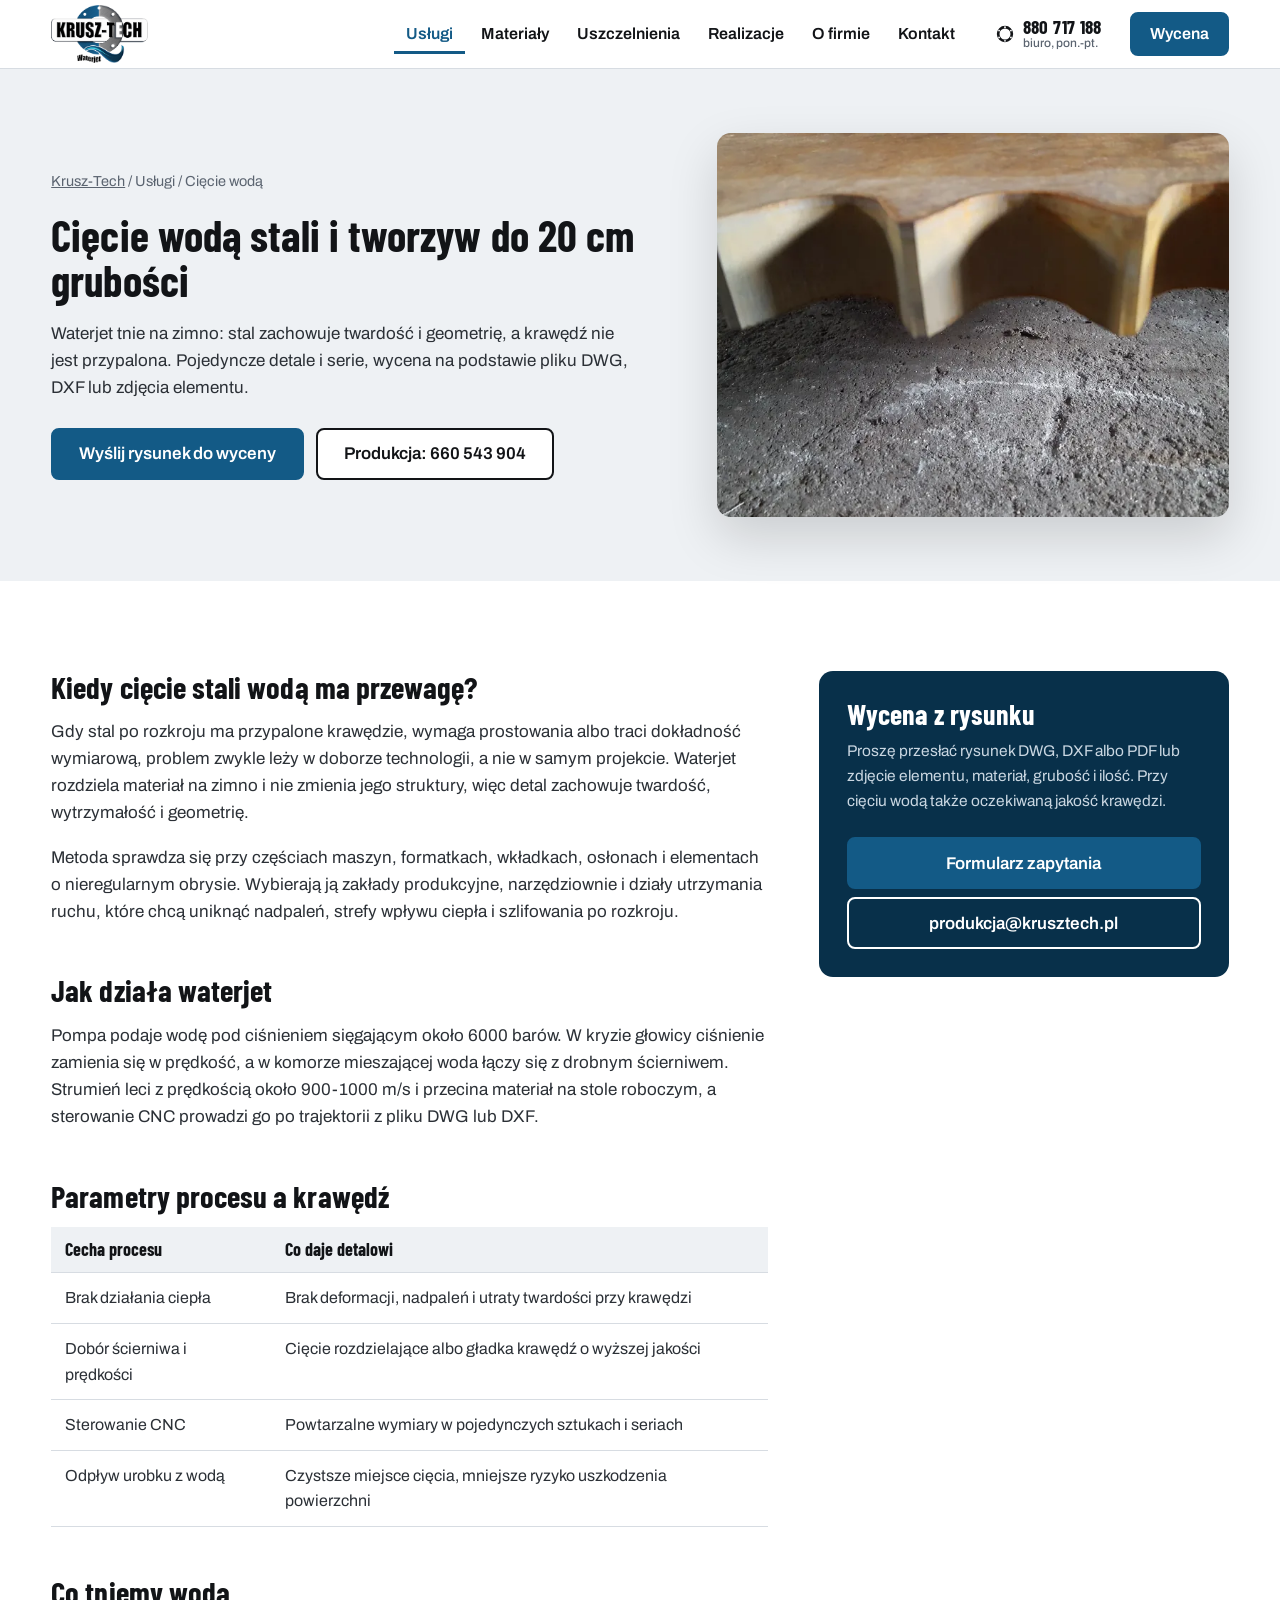
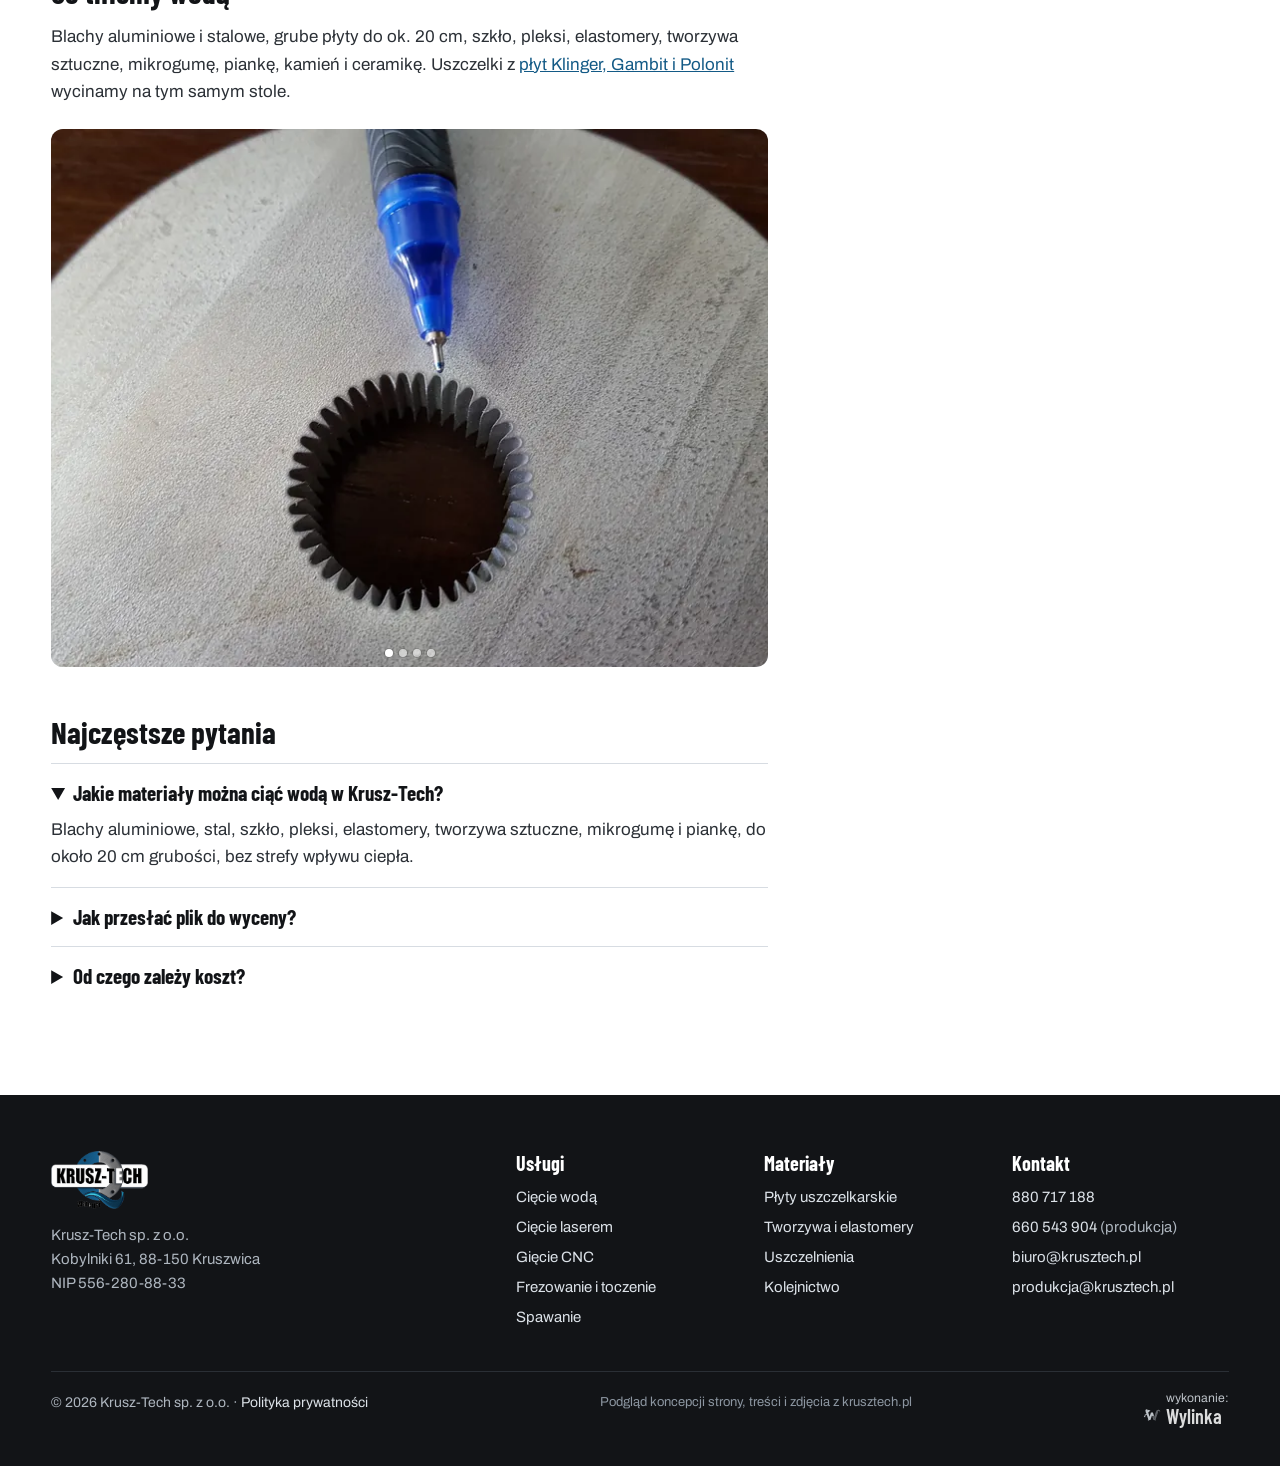
<file: ciecie-woda.html>
<!doctype html>
<html lang="pl"><head><meta charset="utf-8"><meta name="viewport" content="width=device-width,initial-scale=1">
<title>Cięcie wodą stali i tworzyw do 20 cm - waterjet Kruszwica | Krusz-Tech</title>
<meta name="description" content="Cięcie wodą (waterjet) stali, aluminium, tworzyw, szkła i kamienia do ok. 20 cm grubości, na zimno, bez strefy wpływu ciepła. Krusz-Tech, Kobylniki k. Kruszwicy.">
<meta name="robots" content="noindex,nofollow">
<meta name="theme-color" content="#08304A">
<link rel="icon" href="img/logo.png">
<link rel="preload" href="fonts/barlow-condensed-latin-700.woff2" as="font" type="font/woff2" crossorigin>
<link rel="preload" href="fonts/archivo-rdzen.woff2" as="font" type="font/woff2" crossorigin>
<link rel="stylesheet" href="s.css">
<style>.wylinka-badge{display:inline-flex;align-items:center;gap:.4em;color:inherit;text-decoration:none;font-size:.875em;line-height:1;opacity:.85}
.wylinka-badge:hover,.wylinka-badge:focus-visible{opacity:1}
.wylinka-badge:focus-visible{outline:2px solid currentColor;outline-offset:3px;border-radius:2px}
.wylinka-badge svg{width:18px;height:18px;flex:none;overflow:visible}
.wylinka-badge b{font-weight:600}
.wylinka-badge .wy-old{opacity:.45;transform-origin:40px 30px;transition:transform .32s cubic-bezier(.3,.7,.4,1),opacity .32s ease-out}
.wylinka-badge .wy-pod{opacity:0;transition:opacity .2s ease-out .08s}
.wylinka-badge:hover .wy-old,.wylinka-badge:focus-visible .wy-old{transform:translate(9px,7px) rotate(9deg);opacity:0}
.wylinka-badge:hover .wy-pod,.wylinka-badge:focus-visible .wy-pod{opacity:1}
@media (prefers-reduced-motion:reduce){.wylinka-badge .wy-old,.wylinka-badge .wy-pod{transition:none}.wylinka-badge:hover .wy-old,.wylinka-badge:focus-visible .wy-old{transform:none;opacity:.45}.wylinka-badge:hover .wy-pod,.wylinka-badge:focus-visible .wy-pod{opacity:0}}
</style>
</head><body>
<header class="top"><div class="wrap">
<a class="logo" href="index.html" aria-label="Krusz-Tech - strona główna"><img src="img/logo.png" width="270" height="161" alt="Krusz-Tech Waterjet"></a>
<nav class="nav" id="nav" aria-label="Menu główne"><a href="index.html#uslugi" class=on>Usługi</a><a href="index.html#materialy">Materiały</a><a href="index.html#uszczelnienia">Uszczelnienia</a><a href="index.html#realizacje">Realizacje</a><a href="index.html#o-firmie">O firmie</a><a href="index.html#kontakt">Kontakt</a></nav>
<a class="tel" href="tel:+48880717188"><svg class="ring-i" viewBox="0 0 24 24" aria-hidden="true"><circle cx="12" cy="12" r="8.2" fill="none" stroke="currentColor" stroke-width="3.2"/><g fill="#fff"><circle cx="12" cy="3.8" r="1.1"/><circle cx="19.1" cy="7.9" r="1.1"/><circle cx="19.1" cy="16.1" r="1.1"/><circle cx="12" cy="20.2" r="1.1"/><circle cx="4.9" cy="16.1" r="1.1"/><circle cx="4.9" cy="7.9" r="1.1"/></g></svg><span>880 717 188<small>biuro, pon.-pt.</small></span></a>
<a class="btn" href="index.html#wycena">Wycena</a>
<button class="burger" aria-label="Menu" aria-expanded="false" aria-controls="nav"><span></span><span></span><span></span></button>
</div></header>
<main>
<section class="phero"><div class="wrap"><div class="g">
<div><p class="crumb"><a href="index.html">Krusz-Tech</a> / Usługi / Cięcie wodą</p><h1>Cięcie wodą stali i tworzyw do 20 cm grubości</h1><p class="lead">Waterjet tnie na zimno: stal zachowuje twardość i geometrię, a krawędź nie jest przypalona. Pojedyncze detale i serie, wycena na podstawie pliku DWG, DXF lub zdjęcia elementu.</p>
<div class="cta" style="display:flex;flex-wrap:wrap;gap:12px"><a class="btn" href="index.html#wycena" data-usluga-go="Cięcie wodą">Wyślij rysunek do wyceny</a><a class="btn out" href="tel:+48660543904">Produkcja: 660 543 904</a></div></div>
<figure><img src="img/woda1-960.webp" srcset="img/woda1-480.webp 480w, img/woda1-960.webp 960w, img/woda1-1600.webp 1600w" sizes="(max-width:1023px) 92vw, 44vw" width="480" height="270" alt="Gruba stal po cięciu wodą w Krusz-Tech" fetchpriority="high"></figure>
</div></div></section>
<section class="sec"><div class="wrap"><div class="art">
<div><h2>Kiedy cięcie stali wodą ma przewagę?</h2>
<p>Gdy stal po rozkroju ma przypalone krawędzie, wymaga prostowania albo traci dokładność wymiarową, problem zwykle leży w doborze technologii, a nie w samym projekcie. Waterjet rozdziela materiał na zimno i nie zmienia jego struktury, więc detal zachowuje twardość, wytrzymałość i geometrię.</p>
<p>Metoda sprawdza się przy częściach maszyn, formatkach, wkładkach, osłonach i elementach o nieregularnym obrysie. Wybierają ją zakłady produkcyjne, narzędziownie i działy utrzymania ruchu, które chcą uniknąć nadpaleń, strefy wpływu ciepła i szlifowania po rozkroju.</p>
<h2>Jak działa waterjet</h2>
<p>Pompa podaje wodę pod ciśnieniem sięgającym około 6000 barów. W kryzie głowicy ciśnienie zamienia się w prędkość, a w komorze mieszającej woda łączy się z drobnym ścierniwem. Strumień leci z prędkością około 900-1000 m/s i przecina materiał na stole roboczym, a sterowanie CNC prowadzi go po trajektorii z pliku DWG lub DXF.</p>
<h2>Parametry procesu a krawędź</h2>
<table class="tbl"><thead><tr><th>Cecha procesu</th><th>Co daje detalowi</th></tr></thead><tbody>
<tr><td>Brak działania ciepła</td><td>Brak deformacji, nadpaleń i utraty twardości przy krawędzi</td></tr>
<tr><td>Dobór ścierniwa i prędkości</td><td>Cięcie rozdzielające albo gładka krawędź o wyższej jakości</td></tr>
<tr><td>Sterowanie CNC</td><td>Powtarzalne wymiary w pojedynczych sztukach i seriach</td></tr>
<tr><td>Odpływ urobku z wodą</td><td>Czystsze miejsce cięcia, mniejsze ryzyko uszkodzenia powierzchni</td></tr>
</tbody></table>
<h2>Co tniemy wodą</h2>
<p>Blachy aluminiowe i stalowe, grube płyty do ok. 20 cm, szkło, pleksi, elastomery, tworzywa sztuczne, mikrogumę, piankę, kamień i ceramikę. Uszczelki z <a href="plyty-uszczelkarskie.html">płyt Klinger, Gambit i Polonit</a> wycinamy na tym samym stole.</p>
<div class="car" data-car style="border-radius:12px;margin:24px 0"><div class="tr"><div><img src="img/woda2-960.webp" srcset="img/woda2-480.webp 480w, img/woda2-960.webp 960w, img/woda2-1600.webp 1600w" sizes="(max-width:1023px) 92vw, 60vw" width="480" height="270" alt="Uzębienie wycięte wodą w tarczy stalowej" loading="lazy" decoding="async"></div><div><img src="img/g3-960.webp" srcset="img/g3-480.webp 480w, img/g3-960.webp 960w, img/g3-1600.webp 1600w" sizes="(max-width:1023px) 92vw, 60vw" width="480" height="386" alt="Koło zębate wycięte wodą" loading="lazy" decoding="async"></div><div><img src="img/woda3-960.webp" srcset="img/woda3-480.webp 480w, img/woda3-960.webp 960w, img/woda3-1600.webp 1600w" sizes="(max-width:1023px) 92vw, 60vw" width="480" height="270" alt="Uszczelka zdejmowana ze stołu waterjet" loading="lazy" decoding="async"></div><div><img src="img/g4-960.webp" srcset="img/g4-480.webp 480w, img/g4-960.webp 960w, img/g4-1600.webp 1600w" sizes="(max-width:1023px) 92vw, 60vw" width="480" height="509" alt="Detal o złożonym obrysie" loading="lazy" decoding="async"></div></div><button class="ar l" aria-label="Poprzednie zdjęcie">&#8249;</button><button class="ar r" aria-label="Następne zdjęcie">&#8250;</button><div class="dots"><i></i><i></i><i></i><i></i></div></div>
<h2>Najczęstsze pytania</h2>
<div class="faq">
<details open><summary>Jakie materiały można ciąć wodą w Krusz-Tech?</summary><p>Blachy aluminiowe, stal, szkło, pleksi, elastomery, tworzywa sztuczne, mikrogumę i piankę, do około 20 cm grubości, bez strefy wpływu ciepła.</p></details>
<details><summary>Jak przesłać plik do wyceny?</summary><p>Rysunek lub zdjęcie elementu przez formularz albo na adres produkcja@krusztech.pl. Obsługujemy DWG, DXF i formaty możliwe do konwersji. Proszę podać wymaganą jakość krawędzi.</p></details>
<details><summary>Od czego zależy koszt?</summary><p>Od gatunku i grubości materiału, długości cięcia oraz jakości krawędzi. Szybsze cięcie obniża koszt, cięcie jakościowe trwa dłużej, ale zwykle eliminuje wygładzanie.</p></details>
</div></div>
<aside class="side"><h3>Wycena z rysunku</h3><p>Proszę przesłać rysunek DWG, DXF albo PDF lub zdjęcie elementu, materiał, grubość i ilość. Przy cięciu wodą także oczekiwaną jakość krawędzi.</p><a class="btn" href="index.html#wycena">Formularz zapytania</a><a class="btn out" href="mailto:produkcja@krusztech.pl">produkcja@krusztech.pl</a></aside>
</div></div></section>
</main>
<footer class="foot"><div class="wrap">
<div class="g">
<div><a class="logo" href="index.html"><img src="img/logo.png" width="270" height="161" alt="Krusz-Tech" loading="lazy"></a>
<p>Krusz-Tech sp. z o.o.<br>Kobylniki 61, 88-150 Kruszwica<br>NIP 556-280-88-33</p></div>
<div><b>Usługi</b><ul><li><a href="ciecie-woda.html">Cięcie wodą</a></li><li><a href="index.html#uslugi">Cięcie laserem</a></li><li><a href="index.html#uslugi">Gięcie CNC</a></li><li><a href="index.html#uslugi">Frezowanie i toczenie</a></li><li><a href="index.html#uslugi">Spawanie</a></li></ul></div>
<div><b>Materiały</b><ul><li><a href="plyty-uszczelkarskie.html">Płyty uszczelkarskie</a></li><li><a href="index.html#materialy">Tworzywa i elastomery</a></li><li><a href="index.html#uszczelnienia">Uszczelnienia</a></li><li><a href="index.html#kolejnictwo">Kolejnictwo</a></li></ul></div>
<div><b>Kontakt</b><ul><li><a href="tel:+48880717188">880 717 188</a></li><li><a href="tel:+48660543904">660 543 904</a> (produkcja)</li><li><a href="mailto:biuro@krusztech.pl">biuro@krusztech.pl</a></li><li><a href="mailto:produkcja@krusztech.pl">produkcja@krusztech.pl</a></li></ul></div>
</div>
<div class="bot"><span>&copy; 2026 Krusz-Tech sp. z o.o. &middot; <a href="#">Polityka prywatności</a></span>
<span class="prev">Podgląd koncepcji strony, treści i zdjęcia z krusztech.pl</span>
<a class="wylinka-badge" href="https://wylinka.pl/?utm_source=krusztech.pl&amp;utm_medium=stopka&amp;utm_campaign=wykonanie" rel="noopener" title="Strona wykonana przez Wylinka"><svg viewBox="0 0 64 64" aria-hidden="true" focusable="false" fill="currentColor"><path d="M9.8 22.8l-1.2-7.9 2.2-3.7 15.5 4.6-.5 1.5-7.2 5.5 4.7 15.6 5-15.6 7 0 4.1 12.7-4.2-.9-2.6 1.8-.8-2.2-5.3 15.6-4.3 0 .4 .2-2.1 2.8-1.3-1.1 1.1-1.4-3.1 .2-.1-1.7 2.2-.1-5.7-16.5-4.8 .6-.8 3.1 0 .5-.3 .5 .8 2.2-1.6 .5-.4-1.3-.8 1.6-1.5-.8 .8-1.6-1.4 .6-.6-1.6 2.3-.8 .2-.4 1.3-4.8 5.9-.8-2.4-6.9zM15.2 13.7l-.1-.4-.4 .8-.1 .8 .1 1 .1 .4 .3 .7 .3-.9 .1-.7 0-.8z"/><path class="wy-pod" d="M37.1 49.8l-4.5-13.3 2.6-1.8 4.2 .9 .9 2.8 3-9.7 0-.5 .1-.8 3.2-8.4 .5-1 .6-1 .9-1.1 1.3-1 1.1-.7 1.4-.5 1.4-.3 .7 0 .9 0 1.2 .3 1.4 .6 .8 .5 .7 .7 .6 .7 .5 .9 .3 .9 .1 .9 0 .8-.2 .9-.5 .9-.5 .6-.7 .5-.7 .3-.1-.1 0-.1 .5-.5 .3-.7 .2-.5 0-.6-.1-.6-.3-.7-.4-.5-.4-.4-.5-.3-.6-.3-.7 0-.7 .1-.6 .1-.5 .4-.5 .5-.3 .5-.2 .7-.1 1.5-1.4 5.1-.8 3.3-.3 .7-.5 .7-6 17.5 1.9 .1-.1 1.7-3.1-.2 1.1 1.4-1.3 1.1-2.1-2.8 .4-.2z"/><path class="wy-old" d="M40.8 50l.4-.2-4.1 0-4.2-12.5 2.5-1.7 4.3 .9 .6 1.9 .6-1.6 0-.3 2.4-7.8 0-.5 .1-.8 3.2-8.4 .4-.8 .6-.9 .9-1.2 .9-.9 1.3-.8 1.4-.6 1.2-.3 1.4-.1 1.3 .1 .6 .2 .8 .3 1.1 .6 .9 .7 .7 .9 .5 .9 .3 .9 .1 1.1-.1 .9-.3 .9-.4 .7-.6 .7-.6 .4-.6 .2-.1-.1 0-.1 .5-.5 .3-.7 .2-.5 0-.5-.1-.6-.2-.6-.3-.5-.4-.5-.5-.3-.6-.3-.7-.1-.6 0-.6 .1-.6 .3-.6 .5-.3 .4-.2 .5-.1 .5-.1 1.5-1.4 5.1-.8 3.3-.3 .7-.5 .7-6 17.5 1.9 .1-.1 1.7-3.1-.2 1.1 1.4-1.3 1.1zM49.6 17.1l.6 1.7-1.5 1.9 .4 .4 1.8-2.1-.7-2.1zM48.1 28.3l.5 1.8-1.7 1.8 .4 .4 1.9-2-.6-2.2zM37.9 41.7l1.7-1.5-.4-.4-1.7 1.4zM42.6 38.7l-1.5 2.8 1.1 2-1.3 2.6 .5 .2 1.5-2.8-1.1-2 1.4-2.5z"/></svg><span>wykonanie: <b>Wylinka</b></span></a></div>
</div></footer>
<div class="mbar" id="mbar"><a class="btn out" href="tel:+48880717188">Zadzwoń</a><a class="btn" href="index.html#wycena">Wyślij rysunek</a></div>
<div class="lb" id="lb" role="dialog" aria-modal="true" aria-label="Powiększone zdjęcie"><button class="x" aria-label="Zamknij">&times;</button><button class="pv" aria-label="Poprzednie">&#8249;</button><img alt=""><p></p><button class="nx" aria-label="Następne">&#8250;</button></div>
<script src="app.js" defer></script>
</body></html>
</file>
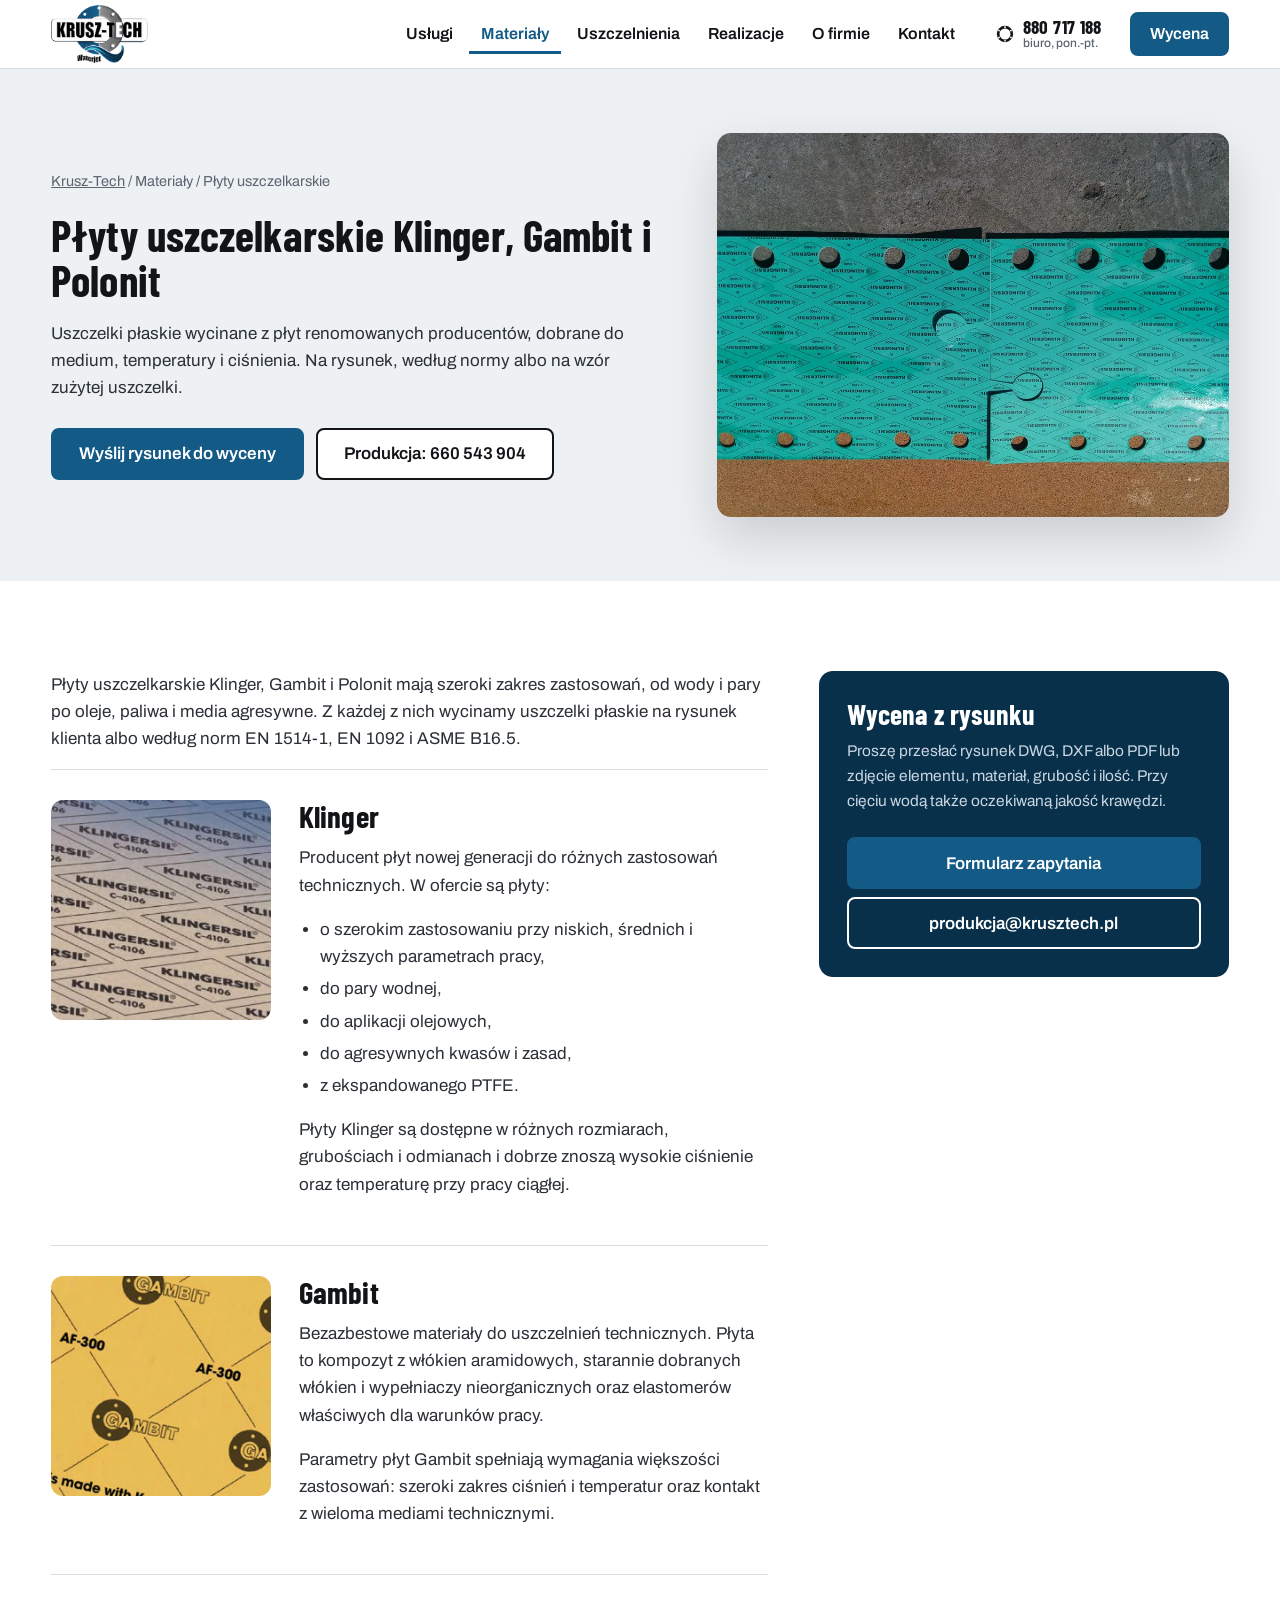
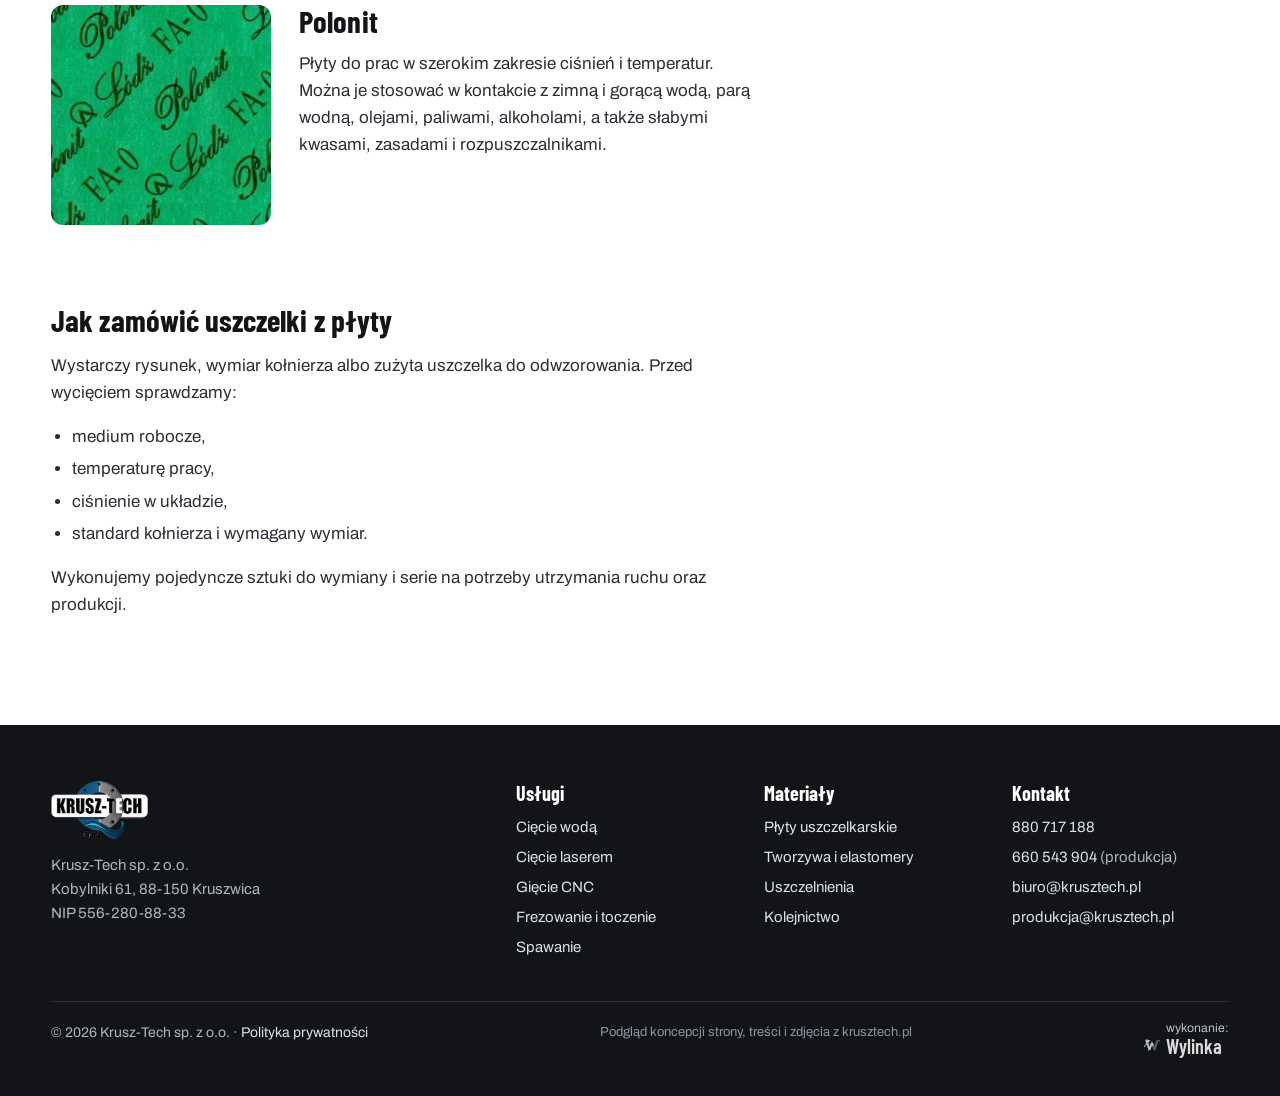
<file: plyty-uszczelkarskie.html>
<!doctype html>
<html lang="pl"><head><meta charset="utf-8"><meta name="viewport" content="width=device-width,initial-scale=1">
<title>Płyty uszczelkarskie Klinger, Gambit, Polonit - uszczelki na wymiar | Krusz-Tech</title>
<meta name="description" content="Uszczelki płaskie z płyt Klinger, Gambit i Polonit wycinane na wymiar i według norm EN 1514-1, EN 1092, ASME B16.5. Krusz-Tech, Kruszwica.">
<meta name="robots" content="noindex,nofollow">
<meta name="theme-color" content="#08304A">
<link rel="icon" href="img/logo.png">
<link rel="preload" href="fonts/barlow-condensed-latin-700.woff2" as="font" type="font/woff2" crossorigin>
<link rel="preload" href="fonts/archivo-rdzen.woff2" as="font" type="font/woff2" crossorigin>
<link rel="stylesheet" href="s.css">
<style>.wylinka-badge{display:inline-flex;align-items:center;gap:.4em;color:inherit;text-decoration:none;font-size:.875em;line-height:1;opacity:.85}
.wylinka-badge:hover,.wylinka-badge:focus-visible{opacity:1}
.wylinka-badge:focus-visible{outline:2px solid currentColor;outline-offset:3px;border-radius:2px}
.wylinka-badge svg{width:18px;height:18px;flex:none;overflow:visible}
.wylinka-badge b{font-weight:600}
.wylinka-badge .wy-old{opacity:.45;transform-origin:40px 30px;transition:transform .32s cubic-bezier(.3,.7,.4,1),opacity .32s ease-out}
.wylinka-badge .wy-pod{opacity:0;transition:opacity .2s ease-out .08s}
.wylinka-badge:hover .wy-old,.wylinka-badge:focus-visible .wy-old{transform:translate(9px,7px) rotate(9deg);opacity:0}
.wylinka-badge:hover .wy-pod,.wylinka-badge:focus-visible .wy-pod{opacity:1}
@media (prefers-reduced-motion:reduce){.wylinka-badge .wy-old,.wylinka-badge .wy-pod{transition:none}.wylinka-badge:hover .wy-old,.wylinka-badge:focus-visible .wy-old{transform:none;opacity:.45}.wylinka-badge:hover .wy-pod,.wylinka-badge:focus-visible .wy-pod{opacity:0}}
</style>
</head><body>
<header class="top"><div class="wrap">
<a class="logo" href="index.html" aria-label="Krusz-Tech - strona główna"><img src="img/logo.png" width="270" height="161" alt="Krusz-Tech Waterjet"></a>
<nav class="nav" id="nav" aria-label="Menu główne"><a href="index.html#uslugi">Usługi</a><a href="index.html#materialy" class=on>Materiały</a><a href="index.html#uszczelnienia">Uszczelnienia</a><a href="index.html#realizacje">Realizacje</a><a href="index.html#o-firmie">O firmie</a><a href="index.html#kontakt">Kontakt</a></nav>
<a class="tel" href="tel:+48880717188"><svg class="ring-i" viewBox="0 0 24 24" aria-hidden="true"><circle cx="12" cy="12" r="8.2" fill="none" stroke="currentColor" stroke-width="3.2"/><g fill="#fff"><circle cx="12" cy="3.8" r="1.1"/><circle cx="19.1" cy="7.9" r="1.1"/><circle cx="19.1" cy="16.1" r="1.1"/><circle cx="12" cy="20.2" r="1.1"/><circle cx="4.9" cy="16.1" r="1.1"/><circle cx="4.9" cy="7.9" r="1.1"/></g></svg><span>880 717 188<small>biuro, pon.-pt.</small></span></a>
<a class="btn" href="index.html#wycena">Wycena</a>
<button class="burger" aria-label="Menu" aria-expanded="false" aria-controls="nav"><span></span><span></span><span></span></button>
</div></header>
<main>
<section class="phero"><div class="wrap"><div class="g">
<div><p class="crumb"><a href="index.html">Krusz-Tech</a> / Materiały / Płyty uszczelkarskie</p><h1>Płyty uszczelkarskie Klinger, Gambit i Polonit</h1><p class="lead">Uszczelki płaskie wycinane z płyt renomowanych producentów, dobrane do medium, temperatury i ciśnienia. Na rysunek, według normy albo na wzór zużytej uszczelki.</p>
<div class="cta" style="display:flex;flex-wrap:wrap;gap:12px"><a class="btn" href="index.html#wycena" data-usluga-go="Uszczelki na wymiar">Wyślij rysunek do wyceny</a><a class="btn out" href="tel:+48660543904">Produkcja: 660 543 904</a></div></div>
<figure><img src="img/usz1-960.webp" srcset="img/usz1-480.webp 480w, img/usz1-960.webp 960w" sizes="(max-width:1023px) 92vw, 44vw" width="480" height="360" alt="Uszczelki wycięte z płyty uszczelkarskiej" fetchpriority="high"></figure>
</div></div></section>
<section class="sec"><div class="wrap"><div class="art">
<div><p>Płyty uszczelkarskie Klinger, Gambit i Polonit mają szeroki zakres zastosowań, od wody i pary po oleje, paliwa i media agresywne. Z każdej z nich wycinamy uszczelki płaskie na rysunek klienta albo według norm EN 1514-1, EN 1092 i ASME B16.5.</p>
<div class="brand" id="klinger"><img src="img/mat-klinger.webp" width="496" height="497" alt="Płyta Klingersil C-4106" loading="lazy"><div><h2>Klinger</h2><p>Producent płyt nowej generacji do różnych zastosowań technicznych. W ofercie są płyty:</p><ul><li>o szerokim zastosowaniu przy niskich, średnich i wyższych parametrach pracy,</li><li>do pary wodnej,</li><li>do aplikacji olejowych,</li><li>do agresywnych kwasów i zasad,</li><li>z ekspandowanego PTFE.</li></ul><p>Płyty Klinger są dostępne w różnych rozmiarach, grubościach i odmianach i dobrze znoszą wysokie ciśnienie oraz temperaturę przy pracy ciągłej.</p></div></div>
<div class="brand" id="gambit"><img src="img/mat-gambit.webp" width="496" height="496" alt="Płyta Gambit AF-300" loading="lazy"><div><h2>Gambit</h2><p>Bezazbestowe materiały do uszczelnień technicznych. Płyta to kompozyt z włókien aramidowych, starannie dobranych włókien i wypełniaczy nieorganicznych oraz elastomerów właściwych dla warunków pracy.</p><p>Parametry płyt Gambit spełniają wymagania większości zastosowań: szeroki zakres ciśnień i temperatur oraz kontakt z wieloma mediami technicznymi.</p></div></div>
<div class="brand" id="polonit"><img src="img/mat-polonit.webp" width="496" height="497" alt="Płyta Polonit" loading="lazy"><div><h2>Polonit</h2><p>Płyty do prac w szerokim zakresie ciśnień i temperatur. Można je stosować w kontakcie z zimną i gorącą wodą, parą wodną, olejami, paliwami, alkoholami, a także słabymi kwasami, zasadami i rozpuszczalnikami.</p></div></div>
<h2>Jak zamówić uszczelki z płyty</h2>
<p>Wystarczy rysunek, wymiar kołnierza albo zużyta uszczelka do odwzorowania. Przed wycięciem sprawdzamy:</p>
<ul><li>medium robocze,</li><li>temperaturę pracy,</li><li>ciśnienie w układzie,</li><li>standard kołnierza i wymagany wymiar.</li></ul>
<p>Wykonujemy pojedyncze sztuki do wymiany i serie na potrzeby utrzymania ruchu oraz produkcji.</p></div>
<aside class="side"><h3>Wycena z rysunku</h3><p>Proszę przesłać rysunek DWG, DXF albo PDF lub zdjęcie elementu, materiał, grubość i ilość. Przy cięciu wodą także oczekiwaną jakość krawędzi.</p><a class="btn" href="index.html#wycena">Formularz zapytania</a><a class="btn out" href="mailto:produkcja@krusztech.pl">produkcja@krusztech.pl</a></aside>
</div></div></section>
</main>
<footer class="foot"><div class="wrap">
<div class="g">
<div><a class="logo" href="index.html"><img src="img/logo.png" width="270" height="161" alt="Krusz-Tech" loading="lazy"></a>
<p>Krusz-Tech sp. z o.o.<br>Kobylniki 61, 88-150 Kruszwica<br>NIP 556-280-88-33</p></div>
<div><b>Usługi</b><ul><li><a href="ciecie-woda.html">Cięcie wodą</a></li><li><a href="index.html#uslugi">Cięcie laserem</a></li><li><a href="index.html#uslugi">Gięcie CNC</a></li><li><a href="index.html#uslugi">Frezowanie i toczenie</a></li><li><a href="index.html#uslugi">Spawanie</a></li></ul></div>
<div><b>Materiały</b><ul><li><a href="plyty-uszczelkarskie.html">Płyty uszczelkarskie</a></li><li><a href="index.html#materialy">Tworzywa i elastomery</a></li><li><a href="index.html#uszczelnienia">Uszczelnienia</a></li><li><a href="index.html#kolejnictwo">Kolejnictwo</a></li></ul></div>
<div><b>Kontakt</b><ul><li><a href="tel:+48880717188">880 717 188</a></li><li><a href="tel:+48660543904">660 543 904</a> (produkcja)</li><li><a href="mailto:biuro@krusztech.pl">biuro@krusztech.pl</a></li><li><a href="mailto:produkcja@krusztech.pl">produkcja@krusztech.pl</a></li></ul></div>
</div>
<div class="bot"><span>&copy; 2026 Krusz-Tech sp. z o.o. &middot; <a href="#">Polityka prywatności</a></span>
<span class="prev">Podgląd koncepcji strony, treści i zdjęcia z krusztech.pl</span>
<a class="wylinka-badge" href="https://wylinka.pl/?utm_source=krusztech.pl&amp;utm_medium=stopka&amp;utm_campaign=wykonanie" rel="noopener" title="Strona wykonana przez Wylinka"><svg viewBox="0 0 64 64" aria-hidden="true" focusable="false" fill="currentColor"><path d="M9.8 22.8l-1.2-7.9 2.2-3.7 15.5 4.6-.5 1.5-7.2 5.5 4.7 15.6 5-15.6 7 0 4.1 12.7-4.2-.9-2.6 1.8-.8-2.2-5.3 15.6-4.3 0 .4 .2-2.1 2.8-1.3-1.1 1.1-1.4-3.1 .2-.1-1.7 2.2-.1-5.7-16.5-4.8 .6-.8 3.1 0 .5-.3 .5 .8 2.2-1.6 .5-.4-1.3-.8 1.6-1.5-.8 .8-1.6-1.4 .6-.6-1.6 2.3-.8 .2-.4 1.3-4.8 5.9-.8-2.4-6.9zM15.2 13.7l-.1-.4-.4 .8-.1 .8 .1 1 .1 .4 .3 .7 .3-.9 .1-.7 0-.8z"/><path class="wy-pod" d="M37.1 49.8l-4.5-13.3 2.6-1.8 4.2 .9 .9 2.8 3-9.7 0-.5 .1-.8 3.2-8.4 .5-1 .6-1 .9-1.1 1.3-1 1.1-.7 1.4-.5 1.4-.3 .7 0 .9 0 1.2 .3 1.4 .6 .8 .5 .7 .7 .6 .7 .5 .9 .3 .9 .1 .9 0 .8-.2 .9-.5 .9-.5 .6-.7 .5-.7 .3-.1-.1 0-.1 .5-.5 .3-.7 .2-.5 0-.6-.1-.6-.3-.7-.4-.5-.4-.4-.5-.3-.6-.3-.7 0-.7 .1-.6 .1-.5 .4-.5 .5-.3 .5-.2 .7-.1 1.5-1.4 5.1-.8 3.3-.3 .7-.5 .7-6 17.5 1.9 .1-.1 1.7-3.1-.2 1.1 1.4-1.3 1.1-2.1-2.8 .4-.2z"/><path class="wy-old" d="M40.8 50l.4-.2-4.1 0-4.2-12.5 2.5-1.7 4.3 .9 .6 1.9 .6-1.6 0-.3 2.4-7.8 0-.5 .1-.8 3.2-8.4 .4-.8 .6-.9 .9-1.2 .9-.9 1.3-.8 1.4-.6 1.2-.3 1.4-.1 1.3 .1 .6 .2 .8 .3 1.1 .6 .9 .7 .7 .9 .5 .9 .3 .9 .1 1.1-.1 .9-.3 .9-.4 .7-.6 .7-.6 .4-.6 .2-.1-.1 0-.1 .5-.5 .3-.7 .2-.5 0-.5-.1-.6-.2-.6-.3-.5-.4-.5-.5-.3-.6-.3-.7-.1-.6 0-.6 .1-.6 .3-.6 .5-.3 .4-.2 .5-.1 .5-.1 1.5-1.4 5.1-.8 3.3-.3 .7-.5 .7-6 17.5 1.9 .1-.1 1.7-3.1-.2 1.1 1.4-1.3 1.1zM49.6 17.1l.6 1.7-1.5 1.9 .4 .4 1.8-2.1-.7-2.1zM48.1 28.3l.5 1.8-1.7 1.8 .4 .4 1.9-2-.6-2.2zM37.9 41.7l1.7-1.5-.4-.4-1.7 1.4zM42.6 38.7l-1.5 2.8 1.1 2-1.3 2.6 .5 .2 1.5-2.8-1.1-2 1.4-2.5z"/></svg><span>wykonanie: <b>Wylinka</b></span></a></div>
</div></footer>
<div class="mbar" id="mbar"><a class="btn out" href="tel:+48880717188">Zadzwoń</a><a class="btn" href="index.html#wycena">Wyślij rysunek</a></div>
<div class="lb" id="lb" role="dialog" aria-modal="true" aria-label="Powiększone zdjęcie"><button class="x" aria-label="Zamknij">&times;</button><button class="pv" aria-label="Poprzednie">&#8249;</button><img alt=""><p></p><button class="nx" aria-label="Następne">&#8250;</button></div>
<script src="app.js" defer></script>
</body></html>
</file>
<file: s.css>
@font-face{font-family:BC;src:url(fonts/barlow-condensed-latin-700.woff2) format("woff2");font-weight:700;font-display:swap;unicode-range:U+0000-00FF,U+2013-2014,U+2018-201E,U+2022,U+2026}
@font-face{font-family:BC;src:url(fonts/barlow-condensed-pl-700.woff2) format("woff2");font-weight:700;font-display:swap;unicode-range:U+0100-024F}
@font-face{font-family:BC;src:url(fonts/barlow-condensed-latin-600.woff2) format("woff2");font-weight:600;font-display:swap;unicode-range:U+0000-00FF,U+2013-2014,U+2018-201E,U+2022,U+2026}
@font-face{font-family:BC;src:url(fonts/barlow-condensed-pl-600.woff2) format("woff2");font-weight:600;font-display:swap;unicode-range:U+0100-024F}
@font-face{font-family:Ar;font-style:normal;font-weight:400 800;font-display:swap;src:url(fonts/archivo-rdzen.woff2) format("woff2");unicode-range:U+0020-007E,U+00A0,U+00A9,U+00AB,U+00B0,U+00B7,U+00BB,U+00D3,U+00D7,U+00F3,U+2013,U+2018-2019,U+201C-201E,U+2026}
@font-face{font-family:Ar;font-style:normal;font-weight:400 800;font-display:swap;src:url(fonts/archivo-pl.woff2) format("woff2");unicode-range:U+0104-0107,U+0118-0119,U+0141-0144,U+015A-015B,U+0179-017C}
:root{--blue:#135A86;--blue2:#0F4C72;--navy:#08304A;--jet:#1FA3D9;--ink:#121417;--txt:#2B3036;--mut:#5B6470;--line:#D7DCE2;--grey:#EEF1F4;--w:min(92vw,1680px);--hh:68px}
*{box-sizing:border-box}
html{scroll-behavior:smooth;-webkit-text-size-adjust:100%}
body{margin:0;font:400 17px/1.6 Ar,system-ui,-apple-system,"Segoe UI",sans-serif;color:var(--txt);background:#fff;overflow-x:hidden}
img{display:block;max-width:100%;height:auto}
a{color:var(--blue)}
h1,h2,h3{font-family:BC,"Arial Narrow",sans-serif;font-weight:700;color:var(--ink);line-height:1.04;margin:0;letter-spacing:.002em}
h2{font-size:clamp(34px,3.2vw,56px)}
h3{font-size:clamp(22px,1.6vw,28px);line-height:1.1}
p{margin:0 0 1em}
.wrap{width:var(--w);margin:0 auto}
.btn{display:inline-flex;align-items:center;justify-content:center;gap:.55em;min-height:52px;padding:0 26px;border-radius:8px;font:600 17px/1 Ar,sans-serif;text-decoration:none;border:2px solid var(--blue);background:var(--blue);color:#fff;cursor:pointer;transition:background .2s,border-color .2s,color .2s}
.btn:hover{background:var(--blue2);border-color:var(--blue2)}
.btn.out{background:#fff;color:var(--ink);border-color:var(--ink)}
.btn.out:hover{background:var(--ink);color:#fff}
.btn:focus-visible,a:focus-visible,button:focus-visible,input:focus-visible,select:focus-visible,textarea:focus-visible{outline:3px solid var(--jet);outline-offset:2px}
.ring-i{width:1em;height:1em;flex:none}
/* header */
.top{position:sticky;top:0;z-index:50;background:#fff;border-bottom:1px solid var(--line)}
.top .wrap{display:flex;align-items:center;height:var(--hh);gap:28px}
.logo{display:block;flex:none}
.logo img{height:58px;width:auto}
.nav{display:flex;gap:4px;margin-left:auto}
.nav a{font:600 16px/1 Ar,sans-serif;color:var(--ink);text-decoration:none;padding:12px 12px;border-radius:6px}
.nav a:hover{background:var(--grey)}
.nav a.on{color:var(--blue);box-shadow:inset 0 -3px 0 var(--blue);border-radius:0}
.tel{display:flex;align-items:center;gap:8px;font:700 19px/1 BC,sans-serif;letter-spacing:.02em;color:var(--ink);text-decoration:none;white-space:nowrap}
.tel .ring-i{font-size:20px}
.tel small{display:block;font:500 12px/1.2 Ar,sans-serif;color:var(--mut);letter-spacing:0}
.top .btn{min-height:44px;padding:0 18px;font-size:16px}
.burger{display:none;width:46px;height:46px;border:0;background:none;padding:11px;margin-right:-11px;cursor:pointer}
.burger span{display:block;height:2px;background:var(--ink);margin:6px 0;transition:transform .2s,opacity .2s}
.menu-open .burger span:nth-child(1){transform:translateY(8px) rotate(45deg)}
.menu-open .burger span:nth-child(2){opacity:0}
.menu-open .burger span:nth-child(3){transform:translateY(-8px) rotate(-45deg)}
/* hero */
.hero{position:relative;min-height:calc(100svh - var(--hh));max-height:1100px;display:flex;align-items:center;overflow:hidden;background:#3a4450}
.hero picture,.hero picture img{position:absolute;inset:0;width:100%;height:100%}
.hero picture img{object-fit:cover;object-position:62% 30%}
.hero:before{content:"";position:absolute;inset:0;z-index:1;background:linear-gradient(90deg,rgba(8,48,74,.82) 0,rgba(8,48,74,.55) 38%,rgba(8,48,74,0) 66%)}
.hero .wrap{position:relative;z-index:2;padding:48px 0}
.plate{position:relative;max-width:clamp(660px,33vw,860px);background:#fff;border-radius:16px;padding:40px 44px 36px;box-shadow:0 24px 60px rgba(4,20,32,.35),0 0 0 1px rgba(0,0,0,.06)}
.plate .ring-big{position:absolute;width:190px;height:190px;left:-48px;top:-72px;z-index:-1}
.hero h1{font-size:clamp(38px,3.4vw,74px);line-height:1.0}
.hero .lead{font-size:clamp(16px,1.1vw,19px);color:var(--txt);margin:20px 0 28px}
.hero .cta{display:flex;flex-wrap:wrap;gap:12px}
.hero .fact{margin:22px 0 0;font-size:14.5px;color:var(--mut);display:flex;gap:8px;align-items:center}
.hero .fact .ring-i{color:var(--blue);font-size:16px}
/* sections */
.sec{padding:clamp(64px,7vw,120px) 0}
.sec.grey{background:var(--grey)}
.head{display:grid;grid-template-columns:minmax(0,1fr) minmax(0,1fr);gap:24px 64px;align-items:end;margin-bottom:clamp(32px,3vw,52px)}
.head p{margin:0;max-width:62ch;color:var(--txt)}
/* services */
.svc{display:grid;grid-template-columns:repeat(4,minmax(0,1fr));gap:18px}
.card{background:#fff;border:1px solid var(--line);border-radius:12px;overflow:hidden;display:flex;flex-direction:column}
.card .body{padding:18px 20px 20px;display:flex;flex-direction:column;flex:1}
.card h3 a{color:inherit;text-decoration:none}
.card p{font-size:15.5px;color:var(--txt);margin:8px 0 14px}
.card .more{margin-top:auto;font:600 15px/1.2 Ar,sans-serif;color:var(--blue);text-decoration:none;display:inline-flex;gap:.4em;align-items:center}
.card .more:hover{text-decoration:underline}
.card.big{grid-column:span 2;grid-row:span 2}
.card.big .car{flex:1;aspect-ratio:auto;min-height:340px}
.card.big .body{flex:none}
.card.big h3{font-size:clamp(28px,2.2vw,38px)}
.card.big p{font-size:17px;max-width:56ch}
/* carousel */
.car{position:relative;aspect-ratio:4/3;background:#cfd5db;overflow:hidden}
.car .tr{display:flex;height:100%;overflow-x:auto;scroll-snap-type:x mandatory;scrollbar-width:none;cursor:grab}
.car .tr::-webkit-scrollbar{display:none}
.car .tr.drag{cursor:grabbing;scroll-snap-type:none}
.car .tr>*{flex:0 0 100%;height:100%;scroll-snap-align:start}
.car img{width:100%;height:100%;object-fit:cover;user-select:none;-webkit-user-drag:none}
.car .dots{position:absolute;left:0;right:0;bottom:10px;display:flex;justify-content:center;gap:6px;pointer-events:none}
.car .dots i{width:8px;height:8px;border-radius:50%;background:rgba(255,255,255,.55);box-shadow:0 0 0 1px rgba(0,0,0,.15)}
.car .dots i.on{background:#fff}
.car .ar{position:absolute;top:50%;transform:translateY(-50%);width:40px;height:40px;border-radius:50%;border:0;background:rgba(255,255,255,.92);color:var(--ink);font:700 20px/1 Ar,sans-serif;cursor:pointer;opacity:0;transition:opacity .2s;display:flex;align-items:center;justify-content:center}
.car .ar.l{left:10px}.car .ar.r{right:10px}
.car:hover .ar{opacity:1}
@media (hover:none){.car .ar{display:none}}
/* materials */
.plates3{display:grid;grid-template-columns:repeat(3,minmax(0,1fr));gap:18px;margin-bottom:18px}
.mplate{display:grid;grid-template-columns:clamp(120px,11vw,220px) minmax(0,1fr);gap:20px;align-items:center;background:#fff;border:1px solid var(--line);border-radius:12px;padding:14px;text-decoration:none;color:var(--txt);transition:border-color .2s,box-shadow .2s}
.mplate img{width:100%;aspect-ratio:1;object-fit:cover;border-radius:8px}
.mplate b{display:block;font:700 34px/1 BC,sans-serif;color:var(--ink)}
.mplate span{display:block;font-size:15.5px;margin:8px 0 10px}
.mplate em{font-style:normal;font:600 15px/1.2 Ar,sans-serif;color:var(--blue)}
.mplate:hover{border-color:var(--blue);box-shadow:0 0 0 1px var(--blue)}
.mats{display:grid;grid-template-columns:repeat(6,minmax(0,1fr));gap:12px}
.mat{position:relative;display:flex;flex-direction:column;background:#fff;border:1px solid var(--line);border-radius:10px;padding:16px 16px 18px;text-decoration:none;color:var(--txt);min-height:150px;transition:border-color .2s,box-shadow .2s}
.mat:hover{border-color:var(--blue);box-shadow:0 0 0 1px var(--blue)}
.mat b{font:700 34px/1 BC,sans-serif;color:var(--ink)}
.mat em{font-style:normal;font-weight:600;font-size:15px;color:var(--blue);margin:6px 0 6px}
.mat span{font-size:14.5px;line-height:1.45}
.mat .ring-i{position:absolute;top:14px;right:14px;font-size:22px;color:#AEB6BF}
.matnote{margin:22px 0 0;font-size:15.5px;color:var(--mut)}
/* seals (dark) */
.dark{background:var(--navy);color:#DCE6EE}
.dark h2,.dark h3{color:#fff}
.seal{display:grid;grid-template-columns:minmax(0,5fr) minmax(0,6fr);gap:clamp(32px,4vw,80px);align-items:start}
.seal p{color:#C9D6E1}
.lists{display:grid;grid-template-columns:1fr 1fr;gap:28px;margin:30px 0}
.lists h3{font-size:24px;margin-bottom:10px}
.lists ul{list-style:none;margin:0;padding:0}
.lists li{padding:10px 0;border-top:1px solid rgba(255,255,255,.14);font-size:16px;display:flex;gap:10px;align-items:center}
.lists li .ring-i{color:var(--jet);font-size:15px}
.norms{font-size:15px;color:#AFC2D2;border-left:3px solid var(--jet);padding:4px 0 4px 16px;margin:0}
.seal .car{border-radius:12px;aspect-ratio:4/3}
.prod{display:grid;grid-template-columns:repeat(4,1fr);gap:12px;margin-top:12px}
.prod figure{margin:0;background:#fff;border-radius:10px;overflow:hidden}
.prod img{aspect-ratio:1;object-fit:cover;width:100%}
.prod figcaption{font-size:13.5px;color:var(--ink);padding:8px 10px;font-weight:600}
/* quote */
.quote{display:grid;grid-template-columns:minmax(0,5fr) minmax(0,6fr);gap:clamp(32px,4vw,80px);align-items:start}
.quote .txt p{max-width:60ch}
.cad{margin:28px 0 0;max-width:460px}
.cad svg{width:100%;height:auto}
.edge{display:grid;grid-template-columns:1fr 1fr;gap:14px;margin:26px 0 0}
.edge div{border-top:3px solid var(--blue);padding-top:12px}
.edge b{display:block;font:700 22px/1.1 BC,sans-serif;color:var(--ink);margin-bottom:6px}
.edge span{font-size:15.5px}
form.q{background:var(--grey);border-radius:16px;padding:clamp(22px,2.4vw,40px);display:grid;grid-template-columns:1fr 1fr;gap:16px 16px}
form.q h3{grid-column:1/-1;font-size:30px}
.f{display:flex;flex-direction:column;gap:6px;min-width:0}
.f.full{grid-column:1/-1}
.f label,.f .lab{font:600 14.5px/1.2 Ar,sans-serif;color:var(--ink)}
.f input,.f select,.f textarea{font:400 16px/1.3 Ar,sans-serif;color:var(--ink);background:#fff;border:1px solid #BCC4CD;border-radius:8px;padding:13px 14px;min-height:50px;width:100%}
.f textarea{min-height:96px;resize:vertical}
.f select.pick{border-color:var(--blue);box-shadow:0 0 0 3px rgba(31,163,217,.45)}
.f input:focus,.f select:focus,.f textarea:focus{border-color:var(--blue)}
.seg{display:flex;flex-wrap:wrap;gap:8px}
.seg label{position:relative;cursor:pointer}
.seg input{position:absolute;opacity:0;width:1px;height:1px}
.seg span{display:inline-flex;align-items:center;min-height:44px;padding:0 14px;background:#fff;border:1px solid #BCC4CD;border-radius:8px;font:500 15px/1.2 Ar,sans-serif;color:var(--ink)}
.seg input:checked+span{border-color:var(--blue);box-shadow:0 0 0 1px var(--blue);color:var(--blue);font-weight:600}
.seg input:focus-visible+span{outline:3px solid var(--jet);outline-offset:2px}
.drop{position:relative;display:flex;align-items:center;gap:14px;border:2px dashed #9AA5B1;border-radius:10px;background:#fff;padding:16px 18px;cursor:pointer}
.drop input{position:absolute;inset:0;opacity:0;cursor:pointer}
.drop b{display:block;font-size:16px;color:var(--ink)}
.drop span{font-size:14px;color:var(--mut)}
.drop .ring-i{font-size:34px;color:var(--blue)}
.drop.has{border-color:var(--blue);border-style:solid}
.chk{display:flex;gap:10px;align-items:flex-start;font-size:14px;color:var(--mut)}
.chk input{width:20px;height:20px;margin:2px 0 0;flex:none;accent-color:var(--blue)}
form.q .btn{width:100%}
.demo{grid-column:1/-1;margin:0;padding:14px 16px;background:#fff;border-left:4px solid var(--blue);border-radius:6px;font-size:15px;display:none}
.demo.show{display:block}
/* rail */
.rail2{display:grid;grid-template-columns:minmax(0,6fr) minmax(0,5fr);gap:clamp(32px,4vw,80px);align-items:center}
.rail2 figure{margin:0;border-radius:12px;overflow:hidden}
.rail2 figure img{width:100%;aspect-ratio:3/2;object-fit:cover}
.fairs{display:grid;grid-template-columns:1fr 1fr;gap:14px;margin-top:24px}
.fairs div{background:#fff;border-radius:10px;padding:16px 18px;border:1px solid var(--line)}
.fairs b{display:block;font:700 22px/1.1 BC,sans-serif;color:var(--ink)}
.fairs span{font-size:15px}
/* gallery */
.gal{display:flex;gap:14px;overflow-x:auto;scroll-snap-type:x mandatory;scrollbar-width:none;padding-bottom:4px;cursor:grab}
.gal::-webkit-scrollbar{display:none}
.gal.drag{cursor:grabbing;scroll-snap-type:none}
.gal figure{flex:0 0 clamp(270px,27vw,520px);margin:0;scroll-snap-align:start}
.gal button{display:block;padding:0;border:0;background:none;width:100%;cursor:zoom-in;border-radius:10px;overflow:hidden}
.gal img{width:100%;aspect-ratio:4/3;object-fit:cover;transition:transform .4s}
.gal button:hover img{transform:scale(1.03)}
.gal figcaption{font-size:14.5px;color:var(--mut);padding:10px 2px 0}
.galnav{display:flex;gap:10px}
.galnav button{width:50px;height:50px;border-radius:50%;border:2px solid var(--ink);background:#fff;font:700 20px/1 Ar,sans-serif;cursor:pointer;color:var(--ink)}
.galnav button:hover{background:var(--ink);color:#fff}
.headrow{display:flex;justify-content:space-between;align-items:end;gap:24px;margin-bottom:32px}
/* about */
.about{display:grid;grid-template-columns:minmax(0,1fr) minmax(0,340px);gap:clamp(32px,4vw,80px);align-items:start}
.about .cert{display:block;border:0;padding:0;background:#fff;border-radius:10px;overflow:hidden;cursor:zoom-in;box-shadow:0 10px 30px rgba(0,0,0,.12);width:100%}
.about .cert img{width:100%}
.about .certcap{font-size:14.5px;color:var(--mut);margin-top:10px}
.partners{display:grid;grid-template-columns:repeat(8,minmax(0,1fr));gap:10px;margin-top:30px}
.partners img{width:100%;aspect-ratio:705/350;object-fit:contain;background:#fff;border-radius:8px;filter:grayscale(1);opacity:.85;transition:filter .2s,opacity .2s}
.partners img:hover{filter:none;opacity:1}
/* news */
.news{display:grid;grid-template-columns:repeat(3,minmax(0,1fr));gap:18px}
.news a{display:block;border-top:3px solid var(--ink);padding-top:16px;text-decoration:none;color:var(--txt)}
.news time{font-size:14px;color:var(--mut)}
.news h3{font-size:25px;margin:6px 0 10px}
.news a:hover h3{color:var(--blue)}
.news p{font-size:15.5px;margin:0}
/* contact */
.contact{display:grid;grid-template-columns:minmax(0,7fr) minmax(0,5fr);gap:clamp(32px,4vw,80px)}
.people{display:grid;grid-template-columns:repeat(3,minmax(0,1fr));gap:14px;margin-top:28px}
.person{background:#fff;border:1px solid var(--line);border-radius:10px;padding:16px 18px}
.person b{display:block;font:700 21px/1.15 BC,sans-serif;color:var(--ink)}
.person span{display:block;font-size:14px;color:var(--mut);margin:2px 0 10px}
.person a{display:block;font-size:15.5px;text-decoration:none;font-weight:600;overflow-wrap:anywhere}
.person a+a{font-weight:400}
.map{position:relative;border-radius:12px;overflow:hidden;background:#d9e1e8;min-height:380px;height:100%}
.map iframe{position:absolute;inset:0;width:100%;height:100%;border:0}
.map button{position:absolute;inset:0;border:0;width:100%;background:linear-gradient(135deg,#dfe6ec,#c9d3dc);cursor:pointer;display:flex;flex-direction:column;align-items:center;justify-content:center;gap:10px;font:600 17px/1.3 Ar,sans-serif;color:var(--ink);padding:20px;text-align:center}
.map button small{font-weight:400;color:var(--mut);font-size:14px}
.map button .ring-i{font-size:54px;color:var(--blue)}
.addr{font-size:17px;margin:16px 0 0}
/* footer */
.foot{background:var(--ink);color:#AEB6BF;padding:56px 0 28px;font-size:15px}
.foot .g{display:grid;grid-template-columns:2fr 1fr 1fr 1fr;gap:32px}
.foot b{color:#fff;font:700 20px/1.2 BC,sans-serif;display:block;margin-bottom:10px}
.foot a{color:#DCE2E8;text-decoration:none}
.foot a:hover{text-decoration:underline}
.foot ul{list-style:none;margin:0;padding:0}
.foot li{margin:6px 0}
.foot .logo img{height:58px;margin-bottom:14px}
.foot .bot{display:flex;flex-wrap:wrap;justify-content:space-between;gap:12px;border-top:1px solid #2A2F35;margin-top:36px;padding-top:20px;font-size:14px}
.prev{font-size:13px;color:#8C96A1}
/* sticky mobile bar */
.mbar{display:none}
/* lightbox */
.lb{position:fixed;inset:0;z-index:100;background:rgba(10,14,18,.94);display:none;align-items:center;justify-content:center;flex-direction:column;padding:56px 12px 20px}
.lb.open{display:flex}
.lb img{max-width:min(96vw,1600px);max-height:calc(100vh - 130px);width:auto;height:auto;object-fit:contain}
.lb p{color:#DCE2E8;font-size:15px;margin:12px 0 0;text-align:center}
.lb button{position:absolute;border:0;background:rgba(255,255,255,.12);color:#fff;width:52px;height:52px;border-radius:50%;font:400 26px/1 Ar,sans-serif;cursor:pointer}
.lb .x{top:10px;right:12px}
.lb .pv{left:12px;top:50%}
.lb .nx{right:12px;top:50%}
/* subpages */
.crumb{font-size:14.5px;color:var(--mut);margin-bottom:18px}
.crumb a{color:var(--mut)}
.phero{background:var(--grey);padding:clamp(40px,5vw,80px) 0}
.phero .g{display:grid;grid-template-columns:minmax(0,6fr) minmax(0,5fr);gap:clamp(28px,4vw,72px);align-items:center}
.phero h1{font-size:clamp(36px,3.4vw,60px)}
.phero .lead{font-size:clamp(17px,1.15vw,19px);margin:18px 0 26px;max-width:58ch}
.phero figure{margin:0;border-radius:14px;overflow:hidden;box-shadow:0 20px 50px rgba(0,0,0,.15)}
.phero figure img{width:100%;aspect-ratio:4/3;object-fit:cover}
.art{display:grid;grid-template-columns:minmax(0,7fr) minmax(0,4fr);gap:clamp(32px,4vw,80px);align-items:start}
.art h2{font-size:clamp(28px,2.4vw,40px);margin:1.6em 0 .5em}
.art h2:first-child{margin-top:0}
.art ul{padding-left:1.2em}
.art li{margin:.3em 0}
.tbl{width:100%;border-collapse:collapse;margin:10px 0 20px;font-size:16px}
.tbl th,.tbl td{text-align:left;padding:12px 14px;border-bottom:1px solid var(--line);vertical-align:top}
.tbl th{font:700 18px/1.2 BC,sans-serif;color:var(--ink);background:var(--grey)}
.side{position:sticky;top:calc(var(--hh) + 20px);background:var(--navy);color:#DCE6EE;border-radius:14px;padding:28px}
.side h3{color:#fff;font-size:28px;margin-bottom:10px}
.side p{font-size:15.5px;color:#C9D6E1}
.side .btn{width:100%;margin-top:8px}
.side .btn.out{background:transparent;color:#fff;border-color:#fff}
.side .btn.out:hover{background:#fff;color:var(--ink)}
.faq details{border-top:1px solid var(--line);padding:16px 0}
.faq summary{font:700 21px/1.25 BC,sans-serif;color:var(--ink);cursor:pointer}
.faq p{margin:10px 0 0}
.brand{display:grid;grid-template-columns:220px minmax(0,1fr);gap:28px;align-items:start;padding:30px 0;border-top:1px solid var(--line)}
.brand img{width:220px;height:220px;object-fit:cover;border-radius:12px}
.brand h2{margin:0 0 .4em}
/* responsive */
@media (max-width:1279px){
 .nav a{padding:12px 9px;font-size:15px}
 .top .btn{display:none}
 .svc{grid-template-columns:repeat(3,minmax(0,1fr))}
 .mats{grid-template-columns:repeat(4,minmax(0,1fr))}
 .partners{grid-template-columns:repeat(5,minmax(0,1fr))}
 .people{grid-template-columns:repeat(2,minmax(0,1fr))}
}
@media (max-width:1023px){
 :root{--hh:62px}
 .burger{display:block}
 .nav{position:fixed;left:0;right:0;top:var(--hh);bottom:0;background:#fff;flex-direction:column;gap:0;padding:12px 4vw 24px;margin:0;transform:translateX(100%);transition:transform .25s;overflow:auto;border-top:1px solid var(--line)}
 .menu-open .nav{transform:none}
 .nav a{font:700 26px/1.1 BC,sans-serif;padding:16px 4px;border-bottom:1px solid var(--line);border-radius:0}
 .nav a.on{box-shadow:inset 4px 0 0 var(--blue);padding-left:14px}
 .tel{margin-left:auto}
 .head,.seal,.quote,.rail2,.about,.contact,.phero .g,.art{grid-template-columns:1fr}
 .plates3{grid-template-columns:1fr 1fr 1fr}
 .mats{grid-template-columns:repeat(3,minmax(0,1fr))}
 .news{grid-template-columns:1fr}
 .foot .g{grid-template-columns:1fr 1fr}
 .side{position:static}
 .about .cert{max-width:320px}
}
@media (max-width:719px){
 :root{--w:calc(100vw - 32px)}
 body{font-size:16px}
 .logo img{height:40px}
 .tel{font-size:18px}
 .tel small{display:none}
 .hero{align-items:flex-end;min-height:calc(100svh - var(--hh));max-height:none}
 .hero picture img{object-position:50% 0}
 .hero:before{background:linear-gradient(180deg,rgba(8,48,74,0) 0,rgba(8,48,74,.15) 30%,rgba(8,48,74,.8) 100%)}
 .hero .wrap{padding:0 0 16px}
 .plate{padding:20px 18px 18px;border-radius:12px}
 .plate .ring-big{width:110px;height:110px;left:auto;right:-26px;top:-46px}
 .hero h1{font-size:clamp(27px,7.6vw,34px);line-height:1.02}
 .hero .lead{font-size:15px;line-height:1.45;margin:10px 0 24px}
 .hero .cta{flex-direction:column;gap:8px}
 .hero .cta .btn{width:100%;min-height:48px;font-size:16px}
 .hero .fact{display:none}
 .svc{grid-template-columns:1fr 1fr;gap:10px}
 .card.big{grid-column:span 2;grid-row:auto}
 .card.big .car{min-height:0;aspect-ratio:4/3;flex:none}
 .card .body{padding:12px 12px 14px}
 .card h3{font-size:20px}
 .card p{font-size:14px;line-height:1.4;margin:5px 0 10px}
 .card.big p{font-size:15px}
 .card .more{font-size:14px}
 .plates3{grid-template-columns:1fr;gap:10px}
 .mplate{grid-template-columns:116px minmax(0,1fr);gap:14px;padding:10px}
 .mplate b{font-size:28px}
 .mplate span{font-size:14.5px;margin:4px 0 6px}
 .mats{grid-template-columns:repeat(3,minmax(0,1fr));gap:8px}
 .mat{min-height:0;padding:12px 10px}
 .mat b{font-size:24px}
 .mat em{font-size:13px;margin:4px 0 0;line-height:1.25}
 .mat span{display:none}
 .mat .ring-i{font-size:16px;top:10px;right:10px}
 .cad{display:none}
 .lists{grid-template-columns:1fr;gap:18px}
 .prod{grid-template-columns:repeat(4,1fr);gap:8px}
 .prod figcaption{font-size:12px;padding:6px}
 form.q{grid-template-columns:1fr 1fr;gap:14px 10px;padding:20px 16px}
 form.q .f{grid-column:1/-1}
 form.q .f.sm{grid-column:auto}
 .edge{grid-template-columns:1fr}
 .fairs{grid-template-columns:1fr}
 .partners{grid-template-columns:repeat(3,minmax(0,1fr))}
 .people{grid-template-columns:1fr 1fr;gap:8px}
 .person{padding:12px}
 .person b{font-size:18px}
 .person span{font-size:13px}
 .person a{font-size:14px}
 .partners{grid-template-columns:repeat(4,minmax(0,1fr));gap:6px}
 .map{min-height:300px}
 .headrow .galnav{display:none}
 .gal figure{flex-basis:78vw}
 .foot .g{grid-template-columns:1fr 1fr;gap:24px}
 .foot .g>div:first-child{grid-column:1/-1}
 .brand{grid-template-columns:1fr}
 .brand img{width:100%;height:auto;max-width:170px;aspect-ratio:1}
 .tbl{font-size:14.5px}
 .tbl th,.tbl td{padding:10px 8px}
 .mbar{position:fixed;left:0;right:0;bottom:0;z-index:40;display:grid;grid-template-columns:1fr 1fr;gap:8px;padding:8px 12px calc(8px + env(safe-area-inset-bottom));background:#fff;border-top:1px solid var(--line);transform:translateY(110%);transition:transform .25s}
 .mbar.show{transform:none}
 .mbar .btn{min-height:46px;padding:0 10px;font-size:15px}
 .foot{padding-bottom:90px}
}
@media (max-width:370px){
 .people{grid-template-columns:1fr}
 .logo img{height:36px}
 .tel{font-size:16.5px;gap:6px}
 .tel .ring-i{display:none}
 .hero h1{font-size:26px}
}
@media (prefers-reduced-motion:reduce){html{scroll-behavior:auto}*{transition:none!important}}
</file>
